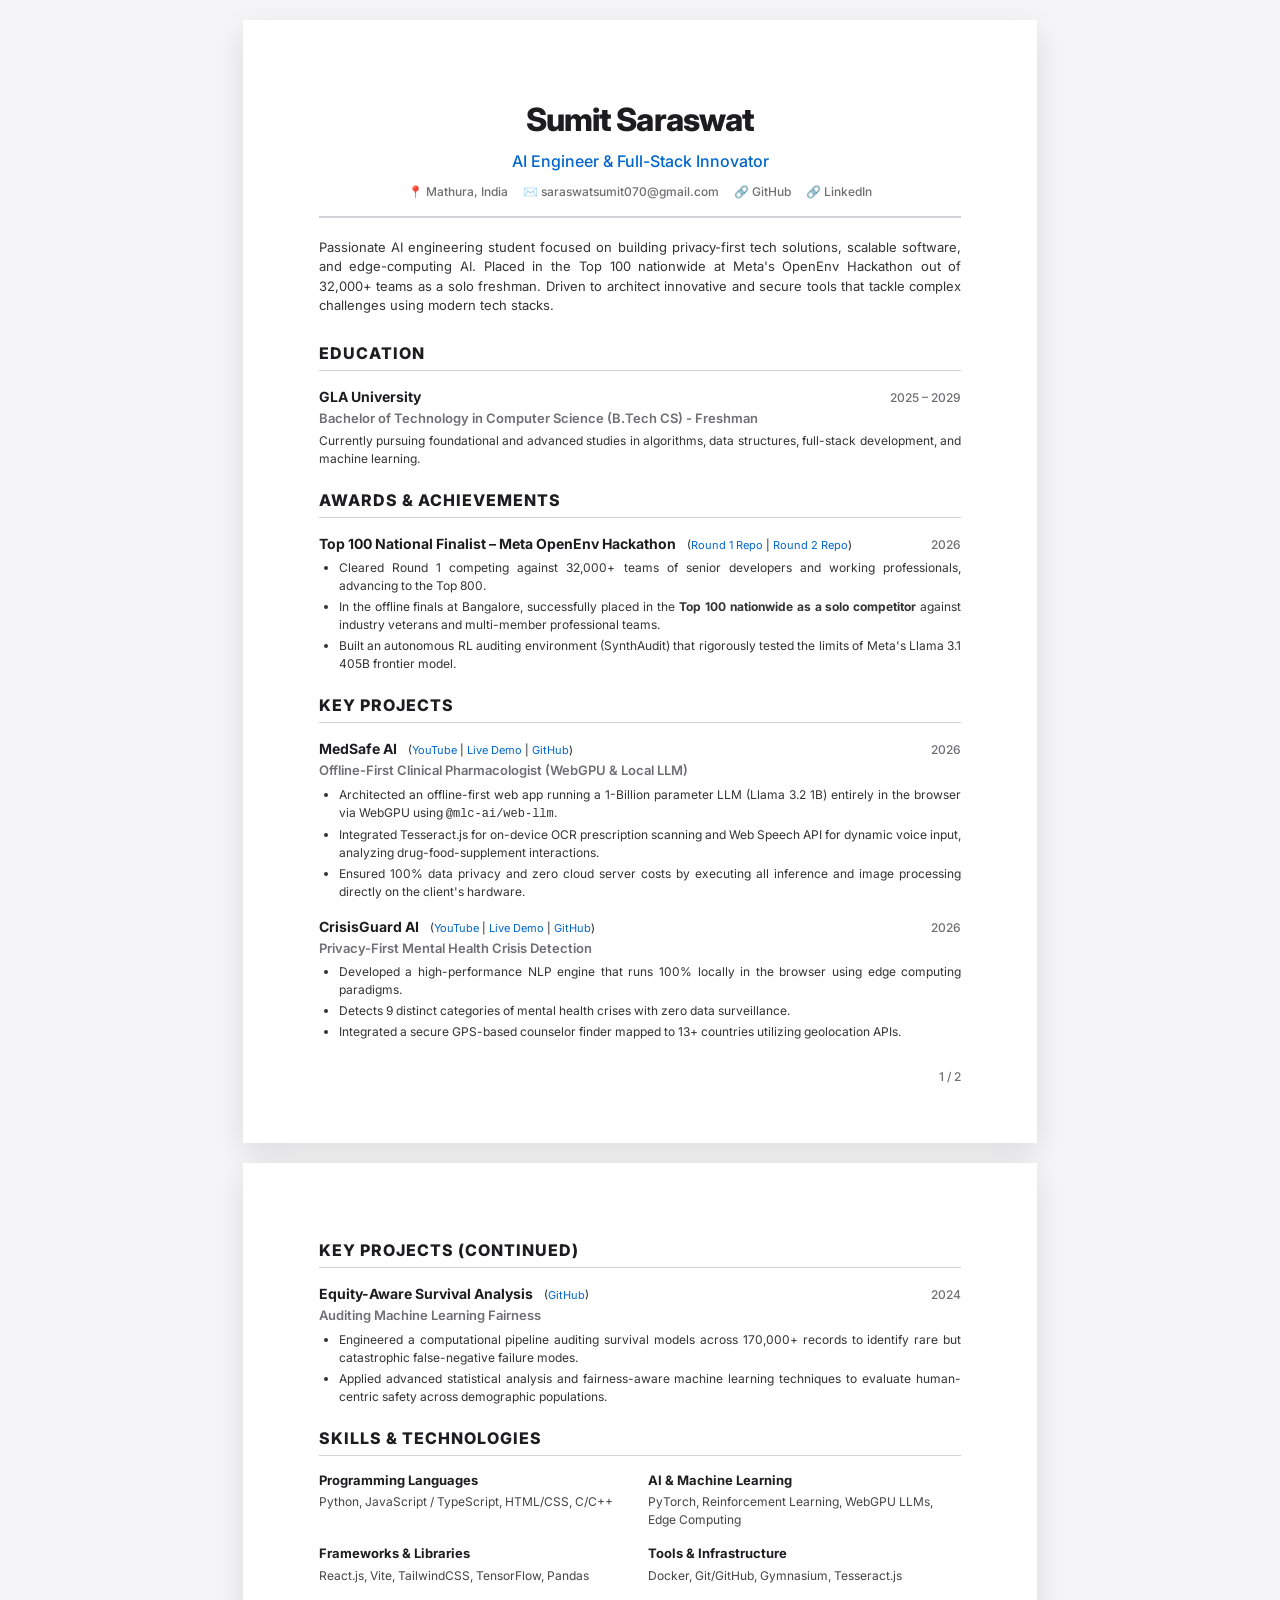
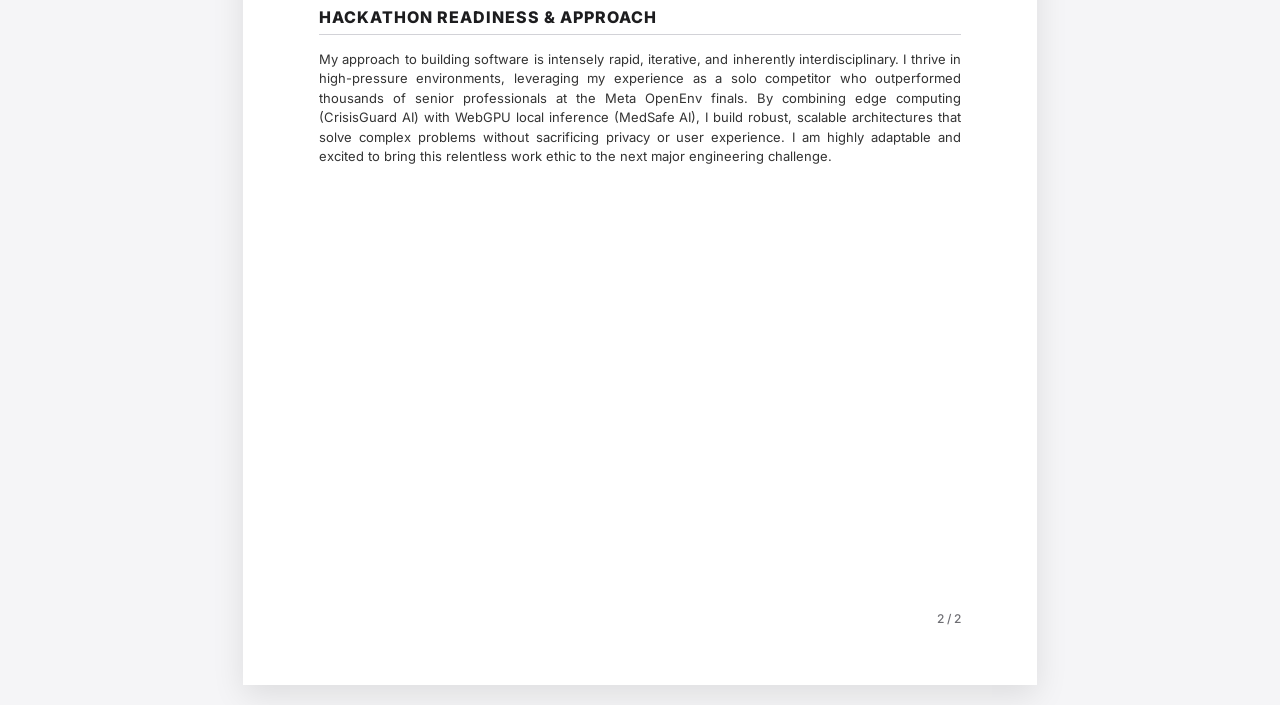
<file: hackathon_resume.html>
<!DOCTYPE html>
<html lang="en">
<head>
  <meta charset="UTF-8">
  <title>Sumit Saraswat - Hackathon Resume</title>
  <style>
    @import url('https://fonts.googleapis.com/css2?family=Inter:wght@300;400;500;600;700;800&display=swap');
    
    :root {
      --bg: #ffffff;
      --text-main: #1d1d1f;
      --text-muted: #6e6e73;
      --accent: #0066cc;
      --border: #d2d2d7;
    }

    * { box-sizing: border-box; margin: 0; padding: 0; }
    body {
      font-family: 'Inter', -apple-system, sans-serif;
      background: #f5f5f7;
      color: var(--text-main);
      line-height: 1.5;
      -webkit-font-smoothing: antialiased;
    }

    /* A4 Page Setup */
    .page {
      width: 210mm;
      height: 297mm;
      background: white;
      margin: 20px auto;
      padding: 20mm 20mm;
      box-shadow: 0 10px 30px rgba(0,0,0,0.1);
      position: relative;
      overflow: hidden;
      page-break-after: always;
    }

    @media print {
      body { background: white; margin: 0; }
      .page { margin: 0; box-shadow: none; padding: 20mm 20mm; page-break-after: always; }
      @page { size: A4; margin: 0; }
    }

    /* Header */
    .header { text-align: center; border-bottom: 2px solid var(--border); padding-bottom: 15px; margin-bottom: 20px; }
    .name { font-size: 32px; font-weight: 800; letter-spacing: -0.03em; margin-bottom: 5px; }
    .role { font-size: 16px; font-weight: 500; color: var(--accent); margin-bottom: 10px; }
    .contact-info { font-size: 12px; color: var(--text-muted); font-weight: 500; display: flex; justify-content: center; gap: 15px; }
    .contact-info a { color: var(--text-muted); text-decoration: none; }
    
    /* Summary */
    .summary { font-size: 13px; text-align: justify; margin-bottom: 25px; color: #333; }

    /* Sections */
    .section { margin-bottom: 20px; }
    .section-title { font-size: 16px; font-weight: 800; color: var(--text-main); border-bottom: 1px solid var(--border); padding-bottom: 5px; margin-bottom: 15px; text-transform: uppercase; letter-spacing: 1px; }
    
    .item { margin-bottom: 15px; }
    .item-header { display: flex; justify-content: space-between; align-items: baseline; margin-bottom: 2px; }
    .item-title { font-size: 14px; font-weight: 700; color: var(--text-main); }
    .item-subtitle { font-size: 13px; font-weight: 600; color: var(--text-muted); }
    .item-date { font-size: 12px; font-weight: 500; color: var(--text-muted); }
    .item-desc { font-size: 12px; color: #333; margin-top: 4px; text-align: justify; }
    .item-desc ul { margin-top: 5px; padding-left: 20px; }
    .item-desc li { margin-bottom: 3px; }

    /* Skills Grid */
    .skills-grid { display: grid; grid-template-columns: 1fr 1fr; gap: 15px; }
    .skill-category { font-size: 13px; font-weight: 700; margin-bottom: 3px; }
    .skill-list { font-size: 12px; color: #444; }

    .page-number { position: absolute; bottom: 15mm; right: 20mm; font-size: 12px; color: var(--text-muted); font-weight: 500; }
  </style>
</head>
<body>

  <!-- PAGE 1 -->
  <div class="page">
    <div class="header">
      <h1 class="name">Sumit Saraswat</h1>
      <p class="role">AI Engineer & Full-Stack Innovator</p>
      <div class="contact-info">
        <span>📍 Mathura, India</span>
        <a href="mailto:saraswatsumit070@gmail.com">✉️ saraswatsumit070@gmail.com</a>
        <a href="https://github.com/sumitsaraswat362">🔗 GitHub</a>
        <a href="https://linkedin.com/in/sumit-saraswat-31819136a">🔗 LinkedIn</a>
      </div>
    </div>

    <p class="summary">
      Passionate AI engineering student focused on building privacy-first tech solutions, scalable software, and edge-computing AI. Placed in the Top 100 nationwide at Meta's OpenEnv Hackathon out of 32,000+ teams as a solo freshman. Driven to architect innovative and secure tools that tackle complex challenges using modern tech stacks.
    </p>

    <div class="section">
      <h2 class="section-title">Education</h2>
      <div class="item">
        <div class="item-header">
          <span class="item-title">GLA University</span>
          <span class="item-date">2025 – 2029</span>
        </div>
        <div class="item-subtitle">Bachelor of Technology in Computer Science (B.Tech CS) - Freshman</div>
        <div class="item-desc">
          Currently pursuing foundational and advanced studies in algorithms, data structures, full-stack development, and machine learning.
        </div>
      </div>
    </div>

    <div class="section">
      <h2 class="section-title">Awards & Achievements</h2>
      <div class="item">
        <div class="item-header">
          <span class="item-title">
            Top 100 National Finalist – Meta OpenEnv Hackathon
            <span style="font-size: 11px; font-weight: normal; margin-left: 8px;">
              (<a href="https://github.com/sumitsaraswat362/clinical-trial-auditor" target="_blank" style="color: var(--accent); text-decoration: none;">Round 1 Repo</a> | 
              <a href="https://github.com/sumitsaraswat362/SynthAudit.Env" target="_blank" style="color: var(--accent); text-decoration: none;">Round 2 Repo</a>)
            </span>
          </span>
          <span class="item-date">2026</span>
        </div>
        <div class="item-desc">
          <ul>
            <li>Cleared Round 1 competing against 32,000+ teams of senior developers and working professionals, advancing to the Top 800.</li>
            <li>In the offline finals at Bangalore, successfully placed in the <strong>Top 100 nationwide as a solo competitor</strong> against industry veterans and multi-member professional teams.</li>
            <li>Built an autonomous RL auditing environment (SynthAudit) that rigorously tested the limits of Meta's Llama 3.1 405B frontier model.</li>
          </ul>
        </div>
      </div>
    </div>

    <div class="section">
      <h2 class="section-title">Key Projects</h2>
      <div class="item">
        <div class="item-header">
          <span class="item-title">
            MedSafe AI 
            <span style="font-size: 11px; font-weight: normal; margin-left: 8px;">
              (<a href="https://youtu.be/6W0s1nQnAfk?si=hVl1xbu6prFYXuF_" target="_blank" style="color: var(--accent); text-decoration: none;">YouTube</a> | 
              <a href="https://sumitsaraswat362.github.io/medsafe-ai/" target="_blank" style="color: var(--accent); text-decoration: none;">Live Demo</a> | 
              <a href="https://github.com/sumitsaraswat362/medsafe-ai" target="_blank" style="color: var(--accent); text-decoration: none;">GitHub</a>)
            </span>
          </span>
          <span class="item-date">2026</span>
        </div>
        <div class="item-subtitle">Offline-First Clinical Pharmacologist (WebGPU & Local LLM)</div>
        <div class="item-desc">
          <ul>
            <li>Architected an offline-first web app running a 1-Billion parameter LLM (Llama 3.2 1B) entirely in the browser via WebGPU using <code>@mlc-ai/web-llm</code>.</li>
            <li>Integrated Tesseract.js for on-device OCR prescription scanning and Web Speech API for dynamic voice input, analyzing drug-food-supplement interactions.</li>
            <li>Ensured 100% data privacy and zero cloud server costs by executing all inference and image processing directly on the client's hardware.</li>
          </ul>
        </div>
      </div>
      
      <div class="item">
        <div class="item-header">
          <span class="item-title">
            CrisisGuard AI
            <span style="font-size: 11px; font-weight: normal; margin-left: 8px;">
              (<a href="https://youtu.be/dM6UjcaDVgI?si=4S7QjWIonox1CcUv" target="_blank" style="color: var(--accent); text-decoration: none;">YouTube</a> | 
              <a href="https://sumitsaraswat362.github.io/crisisguard-ai/" target="_blank" style="color: var(--accent); text-decoration: none;">Live Demo</a> | 
              <a href="https://github.com/sumitsaraswat362/crisisguard-ai" target="_blank" style="color: var(--accent); text-decoration: none;">GitHub</a>)
            </span>
          </span>
          <span class="item-date">2026</span>
        </div>
        <div class="item-subtitle">Privacy-First Mental Health Crisis Detection</div>
        <div class="item-desc">
          <ul>
            <li>Developed a high-performance NLP engine that runs 100% locally in the browser using edge computing paradigms.</li>
            <li>Detects 9 distinct categories of mental health crises with zero data surveillance.</li>
            <li>Integrated a secure GPS-based counselor finder mapped to 13+ countries utilizing geolocation APIs.</li>
          </ul>
        </div>
      </div>
    </div>
    
    <div class="page-number">1 / 2</div>
  </div>

  <!-- PAGE 2 -->
  <div class="page">
    <div class="section">
      <h2 class="section-title">Key Projects (Continued)</h2>
      
      <div class="item">
        <div class="item-header">
          <span class="item-title">
            Equity-Aware Survival Analysis
            <span style="font-size: 11px; font-weight: normal; margin-left: 8px;">
              (<a href="https://github.com/sumitsaraswat362/equity-aware-survival-analysis" target="_blank" style="color: var(--accent); text-decoration: none;">GitHub</a>)
            </span>
          </span>
          <span class="item-date">2024</span>
        </div>
        <div class="item-subtitle">Auditing Machine Learning Fairness</div>
        <div class="item-desc">
          <ul>
            <li>Engineered a computational pipeline auditing survival models across 170,000+ records to identify rare but catastrophic false-negative failure modes.</li>
            <li>Applied advanced statistical analysis and fairness-aware machine learning techniques to evaluate human-centric safety across demographic populations.</li>
          </ul>
        </div>
      </div>
    </div>

    <div class="section">
      <h2 class="section-title">Skills & Technologies</h2>
      <div class="skills-grid">
        <div>
          <div class="skill-category">Programming Languages</div>
          <div class="skill-list">Python, JavaScript / TypeScript, HTML/CSS, C/C++</div>
        </div>
        <div>
          <div class="skill-category">AI & Machine Learning</div>
          <div class="skill-list">PyTorch, Reinforcement Learning, WebGPU LLMs, Edge Computing</div>
        </div>
        <div>
          <div class="skill-category">Frameworks & Libraries</div>
          <div class="skill-list">React.js, Vite, TailwindCSS, TensorFlow, Pandas</div>
        </div>
        <div>
          <div class="skill-category">Tools & Infrastructure</div>
          <div class="skill-list">Docker, Git/GitHub, Gymnasium, Tesseract.js</div>
        </div>
      </div>
    </div>

    <div class="section">
      <h2 class="section-title">Hackathon Readiness & Approach</h2>
      <p class="summary" style="margin-bottom: 0;">
        My approach to building software is intensely rapid, iterative, and inherently interdisciplinary. I thrive in high-pressure environments, leveraging my experience as a solo competitor who outperformed thousands of senior professionals at the Meta OpenEnv finals. By combining edge computing (CrisisGuard AI) with WebGPU local inference (MedSafe AI), I build robust, scalable architectures that solve complex problems without sacrificing privacy or user experience. I am highly adaptable and excited to bring this relentless work ethic to the next major engineering challenge.
      </p>
    </div>
    
    <div class="page-number">2 / 2</div>
  </div>

</body>
</html>
</file>
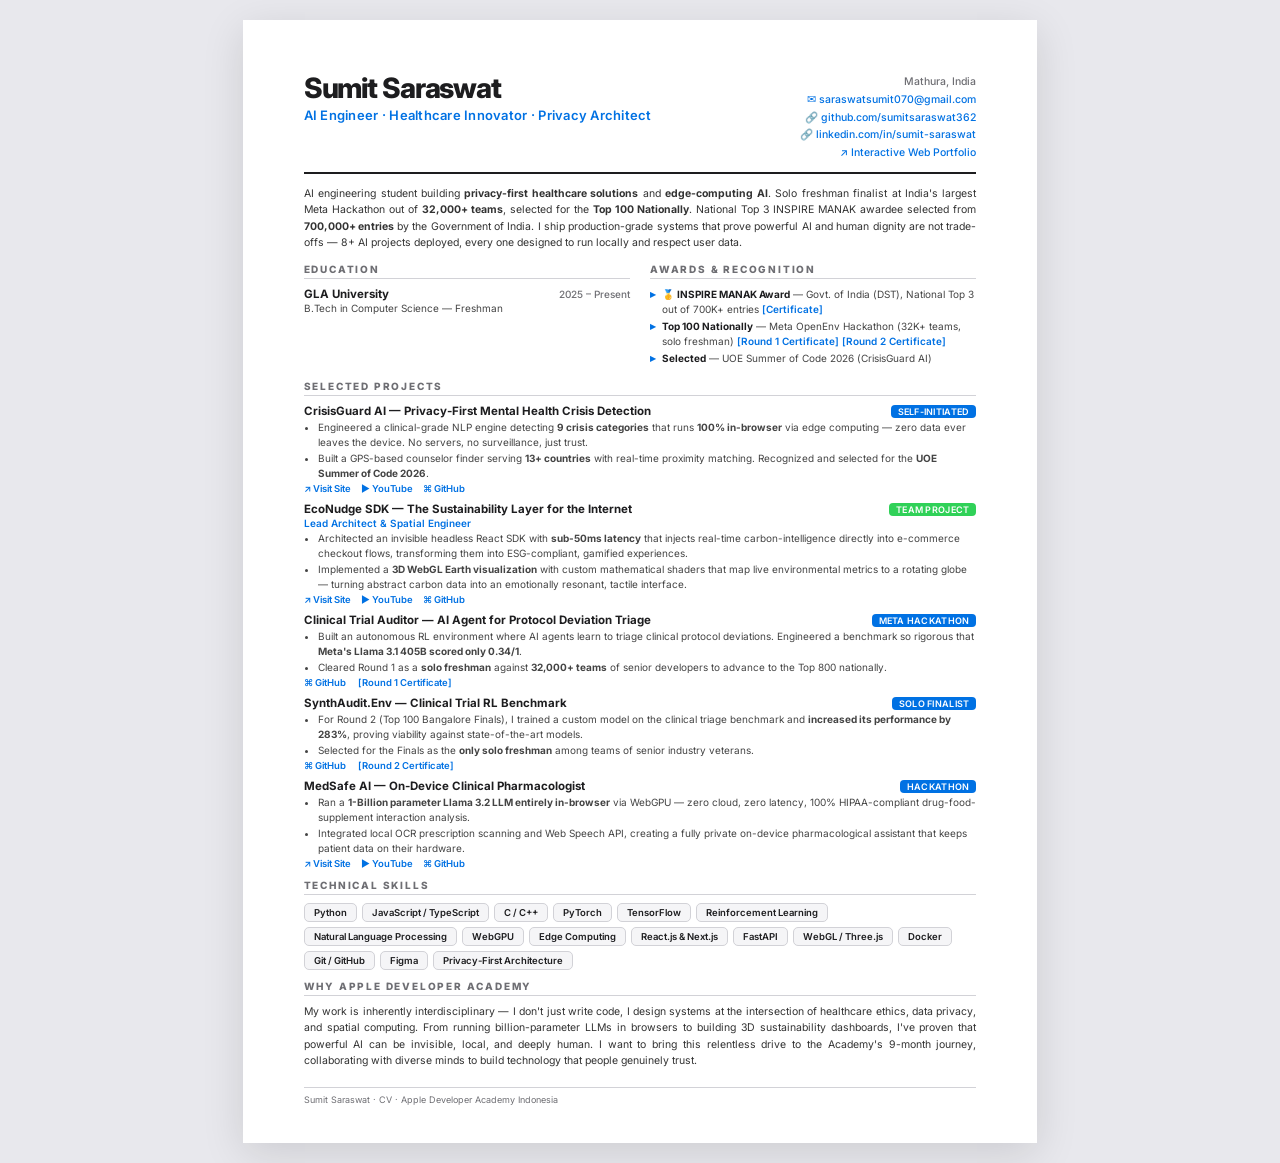
<file: Sumit_Saraswat_CV_Academy.html>
<!DOCTYPE html>
<html lang="en">
<head>
  <meta charset="UTF-8">
  <title>Sumit_Saraswat_CV_Academy</title>
  <style>
    @import url('https://fonts.googleapis.com/css2?family=Inter:wght@300;400;500;600;700;800&display=swap');

    :root {
      --text: #1d1d1f;
      --muted: #6e6e73;
      --accent: #0071e3;
      --border: #d2d2d7;
      --light-bg: #f5f5f7;
    }

    * { box-sizing: border-box; margin: 0; padding: 0; }
    body {
      font-family: 'Inter', -apple-system, sans-serif;
      background: #e8e8ed;
      color: var(--text);
      -webkit-font-smoothing: antialiased;
      -webkit-print-color-adjust: exact;
      print-color-adjust: exact;
    }

    .page {
      width: 210mm;
      height: 297mm;
      background: white;
      margin: 20px auto;
      padding: 14mm 16mm 12mm 16mm;
      box-shadow: 0 10px 40px rgba(0,0,0,0.12);
      position: relative;
      overflow: hidden;
    }

    @media print {
      body { background: white; margin: 0; }
      .page { margin: 0; box-shadow: none; }
      @page { size: A4; margin: 0; }
    }

    /* ===== HEADER ===== */
    .header {
      display: flex;
      justify-content: space-between;
      align-items: flex-start;
      padding-bottom: 10px;
      border-bottom: 2px solid var(--text);
      margin-bottom: 12px;
    }
    .header-left {}
    .name {
      font-size: 28px;
      font-weight: 800;
      letter-spacing: -0.04em;
      line-height: 1.1;
    }
    .role {
      font-size: 13px;
      font-weight: 600;
      color: var(--accent);
      margin-top: 3px;
      letter-spacing: 0.02em;
    }
    .header-right {
      text-align: right;
      font-size: 10.5px;
      color: var(--muted);
      line-height: 1.7;
      font-weight: 500;
    }
    .header-right a {
      color: var(--muted);
      text-decoration: none;
    }
    .header-right a:hover { color: var(--accent); }

    /* ===== SUMMARY ===== */
    .summary {
      font-size: 10.5px;
      line-height: 1.55;
      color: #333;
      margin-bottom: 12px;
      text-align: justify;
    }
    .summary strong { font-weight: 700; }

    /* ===== SECTION ===== */
    .section { margin-bottom: 10px; }
    .section-title {
      font-size: 10px;
      font-weight: 800;
      text-transform: uppercase;
      letter-spacing: 1.8px;
      color: var(--muted);
      border-bottom: 1px solid var(--border);
      padding-bottom: 3px;
      margin-bottom: 8px;
    }

    /* ===== TWO-COL LAYOUT ===== */
    .two-col {
      display: grid;
      grid-template-columns: 1fr 1fr;
      gap: 8px 20px;
    }

    /* ===== ITEMS ===== */
    .item { margin-bottom: 8px; }
    .item:last-child { margin-bottom: 0; }
    .item-row {
      display: flex;
      justify-content: space-between;
      align-items: baseline;
    }
    .item-title {
      font-size: 11.5px;
      font-weight: 700;
      color: var(--text);
    }
    .item-badge {
      font-size: 9px;
      font-weight: 600;
      color: white;
      background: var(--accent);
      padding: 1px 7px;
      border-radius: 4px;
      letter-spacing: 0.03em;
      flex-shrink: 0;
    }
    .item-badge.team {
      background: #30d158;
    }
    .item-sub {
      font-size: 10px;
      font-weight: 600;
      color: var(--accent);
      margin-top: 1px;
    }
    .item-desc {
      font-size: 10px;
      color: #444;
      line-height: 1.5;
      margin-top: 2px;
    }
    .item-desc ul {
      padding-left: 14px;
      margin: 0;
    }
    .item-desc li {
      margin-bottom: 1px;
    }

    /* ===== EDUCATION ===== */
    .edu-row {
      display: flex;
      justify-content: space-between;
      align-items: baseline;
    }
    .edu-title {
      font-size: 11.5px;
      font-weight: 700;
    }
    .edu-date {
      font-size: 10px;
      font-weight: 500;
      color: var(--muted);
    }
    .edu-sub {
      font-size: 10px;
      color: #444;
      margin-top: 1px;
    }

    /* ===== SKILLS ===== */
    .skills-row {
      display: flex;
      flex-wrap: wrap;
      gap: 5px;
    }
    .skill-pill {
      font-size: 9.5px;
      font-weight: 600;
      background: var(--light-bg);
      color: var(--text);
      padding: 3px 9px;
      border-radius: 5px;
      border: 1px solid var(--border);
    }

    /* ===== AWARDS ===== */
    .award-item {
      display: flex;
      gap: 6px;
      align-items: baseline;
      margin-bottom: 3px;
      font-size: 10px;
      color: #444;
      line-height: 1.45;
    }
    .award-bullet {
      font-size: 11px;
      color: var(--accent);
      flex-shrink: 0;
      font-weight: 700;
    }
    .award-item strong {
      font-weight: 700;
      color: var(--text);
    }

    /* ===== FOOTER ===== */
    .footer {
      position: absolute;
      bottom: 10mm;
      left: 16mm;
      right: 16mm;
      display: flex;
      justify-content: space-between;
      align-items: center;
      font-size: 9px;
      color: var(--muted);
      border-top: 1px solid var(--border);
      padding-top: 6px;
    }
    .footer a {
      color: var(--accent);
      text-decoration: none;
      font-weight: 600;
    }

    /* ===== PROJECT LINKS ===== */
    .project-links {
      margin-top: 2px;
      font-size: 9.5px;
      font-weight: 600;
    }
    .project-links a {
      color: var(--accent);
      text-decoration: none;
      margin-right: 10px;
    }
    .project-links a:hover {
      text-decoration: underline;
    }
    .header-right a {
      color: var(--accent);
      text-decoration: none;
    }
  </style>
</head>
<body>

  <div class="page">

    <!-- HEADER -->
    <div class="header">
      <div class="header-left">
        <h1 class="name">Sumit Saraswat</h1>
        <p class="role">AI Engineer · Healthcare Innovator · Privacy Architect</p>
      </div>
      <div class="header-right">
        Mathura, India<br>
        <a href="mailto:saraswatsumit070@gmail.com">✉ saraswatsumit070@gmail.com</a><br>
        <a href="https://github.com/sumitsaraswat362">🔗 github.com/sumitsaraswat362</a><br>
        <a href="https://www.linkedin.com/in/sumit-saraswat-31819136a/">🔗 linkedin.com/in/sumit-saraswat</a><br>
        <a href="https://sumitsaraswat362.github.io/Portfolio/">↗ Interactive Web Portfolio</a>
      </div>
    </div>

    <!-- SUMMARY -->
    <p class="summary">
      AI engineering student building <strong>privacy-first healthcare solutions</strong> and <strong>edge-computing AI</strong>. Solo freshman finalist at India's largest Meta Hackathon out of <strong>32,000+ teams</strong>, selected for the <strong>Top 100 Nationally</strong>. National Top 3 INSPIRE MANAK awardee selected from <strong>700,000+ entries</strong> by the Government of India. I ship production-grade systems that prove powerful AI and human dignity are not trade-offs — 8+ AI projects deployed, every one designed to run locally and respect user data.
    </p>

    <!-- EDUCATION + AWARDS SIDE BY SIDE -->
    <div class="two-col">

      <!-- LEFT: EDUCATION -->
      <div class="section">
        <h2 class="section-title">Education</h2>
        <div class="edu-row">
          <span class="edu-title">GLA University</span>
          <span class="edu-date">2025 – Present</span>
        </div>
        <div class="edu-sub">B.Tech in Computer Science — Freshman</div>
      </div>

      <!-- RIGHT: AWARDS -->
      <div class="section">
        <h2 class="section-title">Awards & Recognition</h2>
        <div class="award-item">
          <span class="award-bullet">▸</span>
          <span>🥇 <strong>INSPIRE MANAK Award</strong> — Govt. of India (DST), National Top 3 out of 700K+ entries <a href="https://drive.google.com/file/d/1yLlLlbiAApRHouVu8ESs6CnGI1-TGu-j/view?usp=sharing" style="color: var(--accent); text-decoration: none; font-weight: 600;">[Certificate]</a></span>
        </div>
        <div class="award-item">
          <span class="award-bullet">▸</span>
          <span><strong>Top 100 Nationally</strong> — Meta OpenEnv Hackathon (32K+ teams, solo freshman) <a href="https://drive.google.com/file/d/1p6hsBi0v9EWxFhbuRywn0NHFlVuHcwLe/view?usp=sharing" style="color: var(--accent); text-decoration: none; font-weight: 600;">[Round 1 Certificate]</a> <a href="https://drive.google.com/file/d/1Xh1TJI66z11OKxwj2l7xOEci9D-SREj6/view?usp=share_link" style="color: var(--accent); text-decoration: none; font-weight: 600;">[Round 2 Certificate]</a></span>
        </div>
        <div class="award-item">
          <span class="award-bullet">▸</span>
          <span><strong>Selected</strong> — UOE Summer of Code 2026 (CrisisGuard AI)</span>
        </div>
      </div>

    </div>

    <!-- KEY PROJECTS -->
    <div class="section">
      <h2 class="section-title">Selected Projects</h2>

      <!-- CrisisGuard -->
      <div class="item">
        <div class="item-row">
          <span class="item-title">CrisisGuard AI — Privacy-First Mental Health Crisis Detection</span>
          <span class="item-badge">SELF-INITIATED</span>
        </div>
        <div class="item-desc">
          <ul>
            <li>Engineered a clinical-grade NLP engine detecting <strong>9 crisis categories</strong> that runs <strong>100% in-browser</strong> via edge computing — zero data ever leaves the device. No servers, no surveillance, just trust.</li>
            <li>Built a GPS-based counselor finder serving <strong>13+ countries</strong> with real-time proximity matching. Recognized and selected for the <strong>UOE Summer of Code 2026</strong>.</li>
          </ul>
        </div>
        <div class="project-links"><a href="https://sumitsaraswat362.github.io/crisisguard-ai/">↗ Visit Site</a><a href="https://youtu.be/dM6UjcaDVgI?si=qSpmMghheZpk2lf8">▶ YouTube</a><a href="https://github.com/sumitsaraswat362/crisisguard-ai">⌘ GitHub</a></div>
      </div>

      <!-- EcoNudge SDK -->
      <div class="item">
        <div class="item-row">
          <span class="item-title">EcoNudge SDK — The Sustainability Layer for the Internet</span>
          <span class="item-badge team">TEAM PROJECT</span>
        </div>
        <div class="item-sub">Lead Architect & Spatial Engineer</div>
        <div class="item-desc">
          <ul>
            <li>Architected an invisible headless React SDK with <strong>sub-50ms latency</strong> that injects real-time carbon-intelligence directly into e-commerce checkout flows, transforming them into ESG-compliant, gamified experiences.</li>
            <li>Implemented a <strong>3D WebGL Earth visualization</strong> with custom mathematical shaders that map live environmental metrics to a rotating globe — turning abstract carbon data into an emotionally resonant, tactile interface.</li>
          </ul>
        </div>
        <div class="project-links"><a href="https://econudge-sdk.vercel.app">↗ Visit Site</a><a href="https://youtu.be/5LO6Cpq6ecQ?si=qpTTGpVrZw1w5HwK">▶ YouTube</a><a href="https://github.com/sumitsaraswat362/econudge-sdk">⌘ GitHub</a></div>
      </div>

      <!-- Clinical Trial Auditor -->
      <div class="item">
        <div class="item-row">
          <span class="item-title">Clinical Trial Auditor — AI Agent for Protocol Deviation Triage</span>
          <span class="item-badge">META HACKATHON</span>
        </div>
        <div class="item-desc">
          <ul>
            <li>Built an autonomous RL environment where AI agents learn to triage clinical protocol deviations. Engineered a benchmark so rigorous that <strong>Meta's Llama 3.1 405B scored only 0.34/1</strong>.</li>
            <li>Cleared Round 1 as a <strong>solo freshman</strong> against <strong>32,000+ teams</strong> of senior developers to advance to the Top 800 nationally.</li>
          </ul>
        </div>
        <div class="project-links"><a href="https://github.com/sumitsaraswat362/clinical-trial-auditor">⌘ GitHub</a> <a href="https://drive.google.com/file/d/1p6hsBi0v9EWxFhbuRywn0NHFlVuHcwLe/view?usp=sharing">[Round 1 Certificate]</a></div>
      </div>

      <!-- SynthAudit -->
      <div class="item">
        <div class="item-row">
          <span class="item-title">SynthAudit.Env — Clinical Trial RL Benchmark</span>
          <span class="item-badge">SOLO FINALIST</span>
        </div>
        <div class="item-desc">
          <ul>
            <li>For Round 2 (Top 100 Bangalore Finals), I trained a custom model on the clinical triage benchmark and <strong>increased its performance by 283%</strong>, proving viability against state-of-the-art models.</li>
            <li>Selected for the Finals as the <strong>only solo freshman</strong> among teams of senior industry veterans.</li>
          </ul>
        </div>
        <div class="project-links"><a href="https://github.com/sumitsaraswat362/SynthAudit.Env">⌘ GitHub</a> <a href="https://drive.google.com/file/d/1Xh1TJI66z11OKxwj2l7xOEci9D-SREj6/view?usp=share_link">[Round 2 Certificate]</a></div>
      </div>

      <!-- MedSafe AI -->
      <div class="item">
        <div class="item-row">
          <span class="item-title">MedSafe AI — On-Device Clinical Pharmacologist</span>
          <span class="item-badge">HACKATHON</span>
        </div>
        <div class="item-desc">
          <ul>
            <li>Ran a <strong>1-Billion parameter Llama 3.2 LLM entirely in-browser</strong> via WebGPU — zero cloud, zero latency, 100% HIPAA-compliant drug-food-supplement interaction analysis.</li>
            <li>Integrated local OCR prescription scanning and Web Speech API, creating a fully private on-device pharmacological assistant that keeps patient data on their hardware.</li>
          </ul>
        </div>
        <div class="project-links"><a href="https://sumitsaraswat362.github.io/medsafe-ai/">↗ Visit Site</a><a href="https://youtu.be/6W0s1nQnAfk?si=hVl1xbu6prFYXuF_">▶ YouTube</a><a href="https://github.com/sumitsaraswat362/medsafe-ai">⌘ GitHub</a></div>
      </div>


    </div>

    <!-- SKILLS -->
    <div class="section">
      <h2 class="section-title">Technical Skills</h2>
      <div class="skills-row">
        <span class="skill-pill">Python</span>
        <span class="skill-pill">JavaScript / TypeScript</span>
        <span class="skill-pill">C / C++</span>
        <span class="skill-pill">PyTorch</span>
        <span class="skill-pill">TensorFlow</span>
        <span class="skill-pill">Reinforcement Learning</span>
        <span class="skill-pill">Natural Language Processing</span>
        <span class="skill-pill">WebGPU</span>
        <span class="skill-pill">Edge Computing</span>
        <span class="skill-pill">React.js & Next.js</span>
        <span class="skill-pill">FastAPI</span>
        <span class="skill-pill">WebGL / Three.js</span>
        <span class="skill-pill">Docker</span>
        <span class="skill-pill">Git / GitHub</span>
        <span class="skill-pill">Figma</span>
        <span class="skill-pill">Privacy-First Architecture</span>
      </div>
    </div>

    <!-- MOTIVATION -->
    <div class="section">
      <h2 class="section-title">Why Apple Developer Academy</h2>
      <p class="summary" style="margin-bottom: 0;">
        My work is inherently interdisciplinary — I don't just write code, I design systems at the intersection of healthcare ethics, data privacy, and spatial computing. From running billion-parameter LLMs in browsers to building 3D sustainability dashboards, I've proven that powerful AI can be invisible, local, and deeply human. I want to bring this relentless drive to the Academy's 9-month journey, collaborating with diverse minds to build technology that people genuinely trust.
      </p>
    </div>

    <!-- FOOTER -->
    <div class="footer">
      <span>Sumit Saraswat · CV · Apple Developer Academy Indonesia</span>
    </div>

  </div>

</body>
</html>
</file>
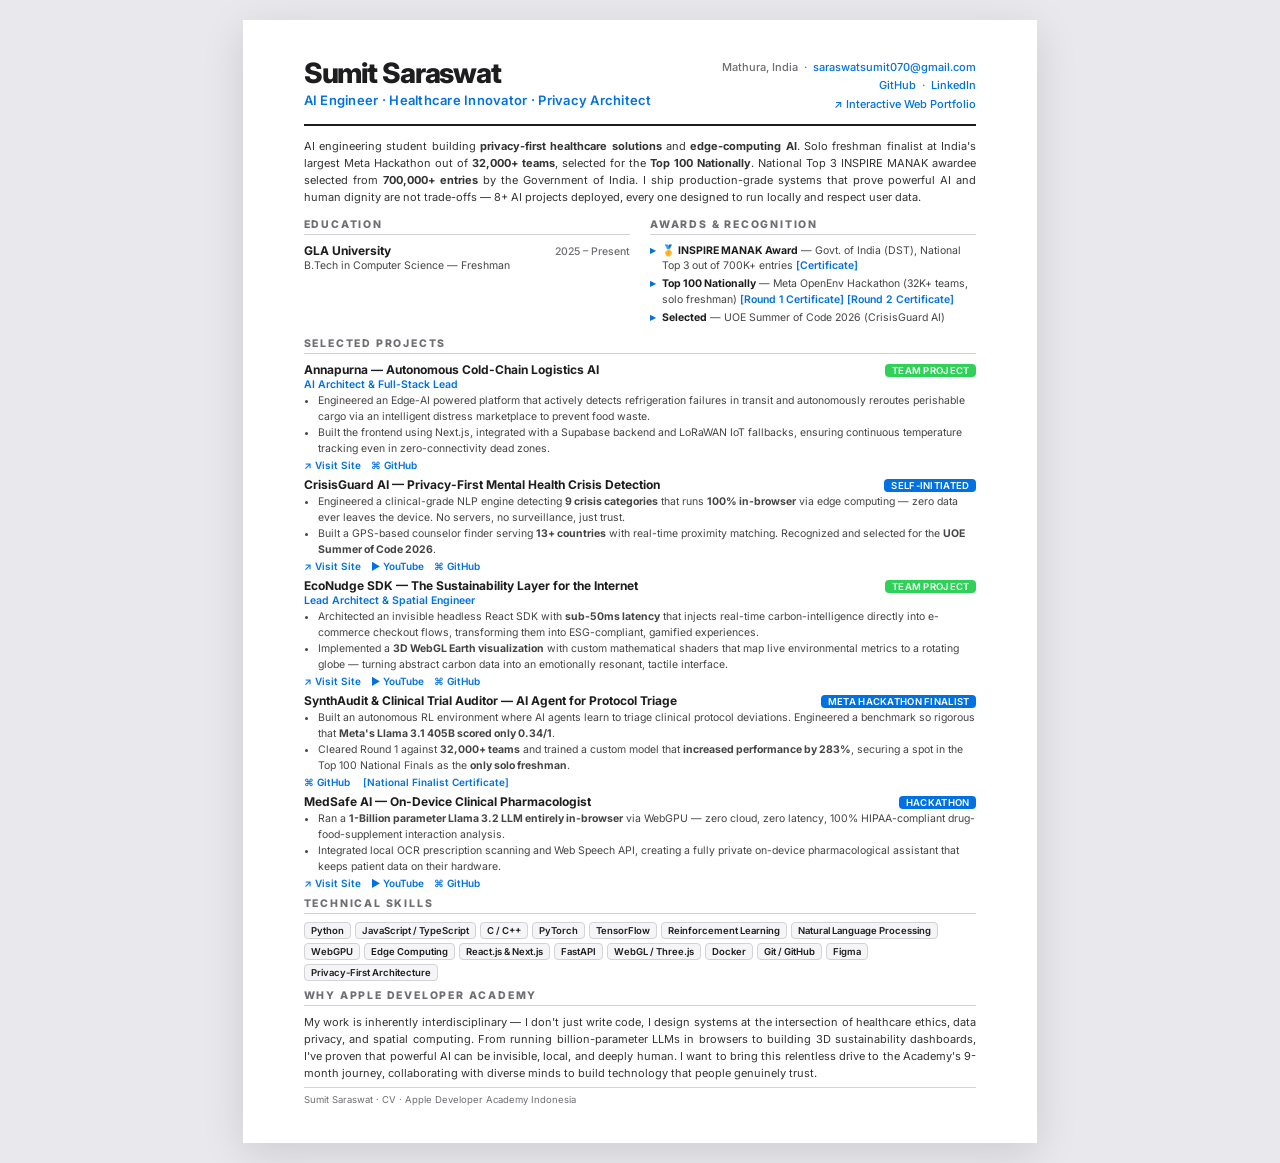
<file: SumitSaraswat_CV_Academy.html>
<!DOCTYPE html>
<html lang="en">
<head>
  <meta charset="UTF-8">
  <title>Sumit_Saraswat_CV_Academy</title>
  <style>
    @import url('https://fonts.googleapis.com/css2?family=Inter:wght@300;400;500;600;700;800&display=swap');

    :root {
      --text: #1d1d1f;
      --muted: #6e6e73;
      --accent: #0071e3;
      --border: #d2d2d7;
      --light-bg: #f5f5f7;
    }

    * { box-sizing: border-box; margin: 0; padding: 0; }
    body {
      font-family: 'Inter', -apple-system, sans-serif;
      background: #e8e8ed;
      color: var(--text);
      -webkit-font-smoothing: antialiased;
      -webkit-print-color-adjust: exact;
      print-color-adjust: exact;
    }

    .page {
      width: 210mm;
      height: 297mm;
      background: white;
      margin: 20px auto;
      padding: 10mm 16mm 10mm 16mm;
      box-shadow: 0 10px 40px rgba(0,0,0,0.12);
      position: relative;
      overflow: hidden;
    }

    @media print {
      body { background: white; margin: 0; }
      .page { margin: 0; box-shadow: none; }
      @page { size: A4; margin: 0; }
    }

    /* ===== HEADER ===== */
    .header {
      display: flex;
      justify-content: space-between;
      align-items: flex-start;
      padding-bottom: 10px;
      border-bottom: 2px solid var(--text);
      margin-bottom: 12px;
    }
    .header-left {}
    .name {
      font-size: 28px;
      font-weight: 800;
      letter-spacing: -0.04em;
      line-height: 1.1;
    }
    .role {
      font-size: 13px;
      font-weight: 600;
      color: var(--accent);
      margin-top: 3px;
      letter-spacing: 0.02em;
    }
    .header-right {
      text-align: right;
      font-size: 11px;
      color: var(--muted);
      line-height: 1.7;
      font-weight: 500;
    }
    .header-right a {
      color: var(--muted);
      text-decoration: none;
    }
    .header-right a:hover { color: var(--accent); }

    /* ===== SUMMARY ===== */
    .summary {
      font-size: 11px;
      line-height: 1.55;
      color: #333;
      margin-bottom: 12px;
      text-align: justify;
    }
    .summary strong { font-weight: 700; }

    /* ===== SECTION ===== */
    .section { margin-bottom: 8px; }
    .section-title {
      font-size: 10.5px;
      font-weight: 800;
      text-transform: uppercase;
      letter-spacing: 1.8px;
      color: var(--muted);
      border-bottom: 1px solid var(--border);
      padding-bottom: 3px;
      margin-bottom: 8px;
    }

    /* ===== TWO-COL LAYOUT ===== */
    .two-col {
      display: grid;
      grid-template-columns: 1fr 1fr;
      gap: 8px 20px;
    }

    /* ===== ITEMS ===== */
    .item { margin-bottom: 6px; }
    .item:last-child { margin-bottom: 0; }
    .item-row {
      display: flex;
      justify-content: space-between;
      align-items: baseline;
    }
    .item-title {
      font-size: 12px;
      font-weight: 700;
      color: var(--text);
    }
    .item-badge {
      font-size: 9.5px;
      font-weight: 600;
      color: white;
      background: var(--accent);
      padding: 1px 7px;
      border-radius: 4px;
      letter-spacing: 0.03em;
      flex-shrink: 0;
    }
    .item-badge.team {
      background: #30d158;
    }
    .item-sub {
      font-size: 10.5px;
      font-weight: 600;
      color: var(--accent);
      margin-top: 1px;
    }
    .item-desc {
      font-size: 10.5px;
      color: #444;
      line-height: 1.5;
      margin-top: 2px;
    }
    .item-desc ul {
      padding-left: 14px;
      margin: 0;
    }
    .item-desc li {
      margin-bottom: 1px;
    }

    /* ===== EDUCATION ===== */
    .edu-row {
      display: flex;
      justify-content: space-between;
      align-items: baseline;
    }
    .edu-title {
      font-size: 12px;
      font-weight: 700;
    }
    .edu-date {
      font-size: 10.5px;
      font-weight: 500;
      color: var(--muted);
    }
    .edu-sub {
      font-size: 10.5px;
      color: #444;
      margin-top: 1px;
    }

    /* ===== SKILLS ===== */
    .skills-row {
      display: flex;
      flex-wrap: wrap;
      gap: 4px;
    }
    .skill-pill {
      font-size: 9.5px;
      font-weight: 600;
      background: var(--light-bg);
      color: var(--text);
      padding: 2px 6px;
      border-radius: 4px;
      border: 1px solid var(--border);
    }

    /* ===== AWARDS ===== */
    .award-item {
      display: flex;
      gap: 6px;
      align-items: baseline;
      margin-bottom: 3px;
      font-size: 10.5px;
      color: #444;
      line-height: 1.45;
    }
    .award-bullet {
      font-size: 11px;
      color: var(--accent);
      flex-shrink: 0;
      font-weight: 700;
    }
    .award-item strong {
      font-weight: 700;
      color: var(--text);
    }

    /* ===== FOOTER ===== */
    .footer {
      position: absolute;
      bottom: 10mm;
      left: 16mm;
      right: 16mm;
      display: flex;
      justify-content: space-between;
      align-items: center;
      font-size: 9.5px;
      color: var(--muted);
      border-top: 1px solid var(--border);
      padding-top: 6px;
    }
    .footer a {
      color: var(--accent);
      text-decoration: none;
      font-weight: 600;
    }

    /* ===== PROJECT LINKS ===== */
    .project-links {
      margin-top: 2px;
      font-size: 10px;
      font-weight: 600;
    }
    .project-links a {
      color: var(--accent);
      text-decoration: none;
      margin-right: 10px;
    }
    .project-links a:hover {
      text-decoration: underline;
    }
    .header-right a {
      color: var(--accent);
      text-decoration: none;
    }
  </style>
</head>
<body>

  <div class="page">

    <!-- HEADER -->
    <div class="header">
      <div class="header-left">
        <h1 class="name">Sumit Saraswat</h1>
        <p class="role">AI Engineer · Healthcare Innovator · Privacy Architect</p>
      </div>
      <div class="header-right">
        Mathura, India &nbsp;·&nbsp; <a href="mailto:saraswatsumit070@gmail.com">saraswatsumit070@gmail.com</a><br>
        <a href="https://github.com/sumitsaraswat362">GitHub</a> &nbsp;·&nbsp; <a href="https://www.linkedin.com/in/sumit-saraswat-31819136a/">LinkedIn</a><br>
        <a href="https://sumitsaraswat362.github.io/Portfolio/">↗ Interactive Web Portfolio</a>
      </div>
    </div>

    <!-- SUMMARY -->
    <p class="summary">
      AI engineering student building <strong>privacy-first healthcare solutions</strong> and <strong>edge-computing AI</strong>. Solo freshman finalist at India's largest Meta Hackathon out of <strong>32,000+ teams</strong>, selected for the <strong>Top 100 Nationally</strong>. National Top 3 INSPIRE MANAK awardee selected from <strong>700,000+ entries</strong> by the Government of India. I ship production-grade systems that prove powerful AI and human dignity are not trade-offs — 8+ AI projects deployed, every one designed to run locally and respect user data.
    </p>

    <!-- EDUCATION + AWARDS SIDE BY SIDE -->
    <div class="two-col">

      <!-- LEFT: EDUCATION -->
      <div class="section">
        <h2 class="section-title">Education</h2>
        <div class="edu-row">
          <span class="edu-title">GLA University</span>
          <span class="edu-date">2025 – Present</span>
        </div>
        <div class="edu-sub">B.Tech in Computer Science — Freshman</div>
      </div>

      <!-- RIGHT: AWARDS -->
      <div class="section">
        <h2 class="section-title">Awards & Recognition</h2>
        <div class="award-item">
          <span class="award-bullet">▸</span>
          <span>🥇 <strong>INSPIRE MANAK Award</strong> — Govt. of India (DST), National Top 3 out of 700K+ entries <a href="https://drive.google.com/file/d/1yLlLlbiAApRHouVu8ESs6CnGI1-TGu-j/view?usp=sharing" style="color: var(--accent); text-decoration: none; font-weight: 600;">[Certificate]</a></span>
        </div>
        <div class="award-item">
          <span class="award-bullet">▸</span>
          <span><strong>Top 100 Nationally</strong> — Meta OpenEnv Hackathon (32K+ teams, solo freshman) <a href="https://drive.google.com/file/d/1p6hsBi0v9EWxFhbuRywn0NHFlVuHcwLe/view?usp=sharing" style="color: var(--accent); text-decoration: none; font-weight: 600;">[Round 1 Certificate]</a> <a href="https://drive.google.com/file/d/1Xh1TJI66z11OKxwj2l7xOEci9D-SREj6/view?usp=share_link" style="color: var(--accent); text-decoration: none; font-weight: 600;">[Round 2 Certificate]</a></span>
        </div>
        <div class="award-item">
          <span class="award-bullet">▸</span>
          <span><strong>Selected</strong> — UOE Summer of Code 2026 (CrisisGuard AI)</span>
        </div>
      </div>

    </div>

    <!-- KEY PROJECTS -->
    <div class="section">
      <h2 class="section-title">Selected Projects</h2>

      <!-- Annapurna -->
      <div class="item">
        <div class="item-row">
          <span class="item-title">Annapurna — Autonomous Cold-Chain Logistics AI</span>
          <span class="item-badge team">TEAM PROJECT</span>
        </div>
        <div class="item-sub">AI Architect & Full-Stack Lead</div>
        <div class="item-desc">
          <ul>
            <li>Engineered an Edge-AI powered platform that actively detects refrigeration failures in transit and autonomously reroutes perishable cargo via an intelligent distress marketplace to prevent food waste.</li>
            <li>Built the frontend using Next.js, integrated with a Supabase backend and LoRaWAN IoT fallbacks, ensuring continuous temperature tracking even in zero-connectivity dead zones.</li>
          </ul>
        </div>
        <div class="project-links"><a href="https://annapurna-alpha.vercel.app">↗ Visit Site</a><a href="https://github.com/sumitsaraswat362/Annapurna">⌘ GitHub</a></div>
      </div>


      <!-- CrisisGuard -->
      <div class="item">
        <div class="item-row">
          <span class="item-title">CrisisGuard AI — Privacy-First Mental Health Crisis Detection</span>
          <span class="item-badge">SELF-INITIATED</span>
        </div>
        <div class="item-desc">
          <ul>
            <li>Engineered a clinical-grade NLP engine detecting <strong>9 crisis categories</strong> that runs <strong>100% in-browser</strong> via edge computing — zero data ever leaves the device. No servers, no surveillance, just trust.</li>
            <li>Built a GPS-based counselor finder serving <strong>13+ countries</strong> with real-time proximity matching. Recognized and selected for the <strong>UOE Summer of Code 2026</strong>.</li>
          </ul>
        </div>
        <div class="project-links"><a href="https://sumitsaraswat362.github.io/crisisguard-ai/">↗ Visit Site</a><a href="https://youtu.be/dM6UjcaDVgI?si=qSpmMghheZpk2lf8">▶ YouTube</a><a href="https://github.com/sumitsaraswat362/crisisguard-ai">⌘ GitHub</a></div>
      </div>

      <!-- EcoNudge SDK -->
      <div class="item">
        <div class="item-row">
          <span class="item-title">EcoNudge SDK — The Sustainability Layer for the Internet</span>
          <span class="item-badge team">TEAM PROJECT</span>
        </div>
        <div class="item-sub">Lead Architect & Spatial Engineer</div>
        <div class="item-desc">
          <ul>
            <li>Architected an invisible headless React SDK with <strong>sub-50ms latency</strong> that injects real-time carbon-intelligence directly into e-commerce checkout flows, transforming them into ESG-compliant, gamified experiences.</li>
            <li>Implemented a <strong>3D WebGL Earth visualization</strong> with custom mathematical shaders that map live environmental metrics to a rotating globe — turning abstract carbon data into an emotionally resonant, tactile interface.</li>
          </ul>
        </div>
        <div class="project-links"><a href="https://econudge-sdk.vercel.app">↗ Visit Site</a><a href="https://youtu.be/5LO6Cpq6ecQ?si=qpTTGpVrZw1w5HwK">▶ YouTube</a><a href="https://github.com/sumitsaraswat362/econudge-sdk">⌘ GitHub</a></div>
      </div>

      
      <!-- SynthAudit & Clinical Trial Auditor -->
      <div class="item">
        <div class="item-row">
          <span class="item-title">SynthAudit & Clinical Trial Auditor — AI Agent for Protocol Triage</span>
          <span class="item-badge">META HACKATHON FINALIST</span>
        </div>
        <div class="item-desc">
          <ul>
            <li>Built an autonomous RL environment where AI agents learn to triage clinical protocol deviations. Engineered a benchmark so rigorous that <strong>Meta's Llama 3.1 405B scored only 0.34/1</strong>.</li>
            <li>Cleared Round 1 against <strong>32,000+ teams</strong> and trained a custom model that <strong>increased performance by 283%</strong>, securing a spot in the Top 100 National Finals as the <strong>only solo freshman</strong>.</li>
          </ul>
        </div>
        <div class="project-links"><a href="https://github.com/sumitsaraswat362/clinical-trial-auditor">⌘ GitHub</a> <a href="https://drive.google.com/file/d/1Xh1TJI66z11OKxwj2l7xOEci9D-SREj6/view?usp=share_link">[National Finalist Certificate]</a></div>
      </div>
<!-- MedSafe AI -->
      <div class="item">
        <div class="item-row">
          <span class="item-title">MedSafe AI — On-Device Clinical Pharmacologist</span>
          <span class="item-badge">HACKATHON</span>
        </div>
        <div class="item-desc">
          <ul>
            <li>Ran a <strong>1-Billion parameter Llama 3.2 LLM entirely in-browser</strong> via WebGPU — zero cloud, zero latency, 100% HIPAA-compliant drug-food-supplement interaction analysis.</li>
            <li>Integrated local OCR prescription scanning and Web Speech API, creating a fully private on-device pharmacological assistant that keeps patient data on their hardware.</li>
          </ul>
        </div>
        <div class="project-links"><a href="https://sumitsaraswat362.github.io/medsafe-ai/">↗ Visit Site</a><a href="https://youtu.be/6W0s1nQnAfk?si=hVl1xbu6prFYXuF_">▶ YouTube</a><a href="https://github.com/sumitsaraswat362/medsafe-ai">⌘ GitHub</a></div>
      </div>


    </div>

    <!-- SKILLS -->
    <div class="section">
      <h2 class="section-title">Technical Skills</h2>
      <div class="skills-row">
        <span class="skill-pill">Python</span>
        <span class="skill-pill">JavaScript / TypeScript</span>
        <span class="skill-pill">C / C++</span>
        <span class="skill-pill">PyTorch</span>
        <span class="skill-pill">TensorFlow</span>
        <span class="skill-pill">Reinforcement Learning</span>
        <span class="skill-pill">Natural Language Processing</span>
        <span class="skill-pill">WebGPU</span>
        <span class="skill-pill">Edge Computing</span>
        <span class="skill-pill">React.js & Next.js</span>
        <span class="skill-pill">FastAPI</span>
        <span class="skill-pill">WebGL / Three.js</span>
        <span class="skill-pill">Docker</span>
        <span class="skill-pill">Git / GitHub</span>
        <span class="skill-pill">Figma</span>
        <span class="skill-pill">Privacy-First Architecture</span>
      </div>
    </div>

    <!-- MOTIVATION -->
    <div class="section">
      <h2 class="section-title">Why Apple Developer Academy</h2>
      <p class="summary" style="margin-bottom: 0;">
        My work is inherently interdisciplinary — I don't just write code, I design systems at the intersection of healthcare ethics, data privacy, and spatial computing. From running billion-parameter LLMs in browsers to building 3D sustainability dashboards, I've proven that powerful AI can be invisible, local, and deeply human. I want to bring this relentless drive to the Academy's 9-month journey, collaborating with diverse minds to build technology that people genuinely trust.
      </p>
    </div>

    <!-- FOOTER -->
    <div class="footer">
      <span>Sumit Saraswat · CV · Apple Developer Academy Indonesia</span>
    </div>

  </div>

</body>
</html>
</file>
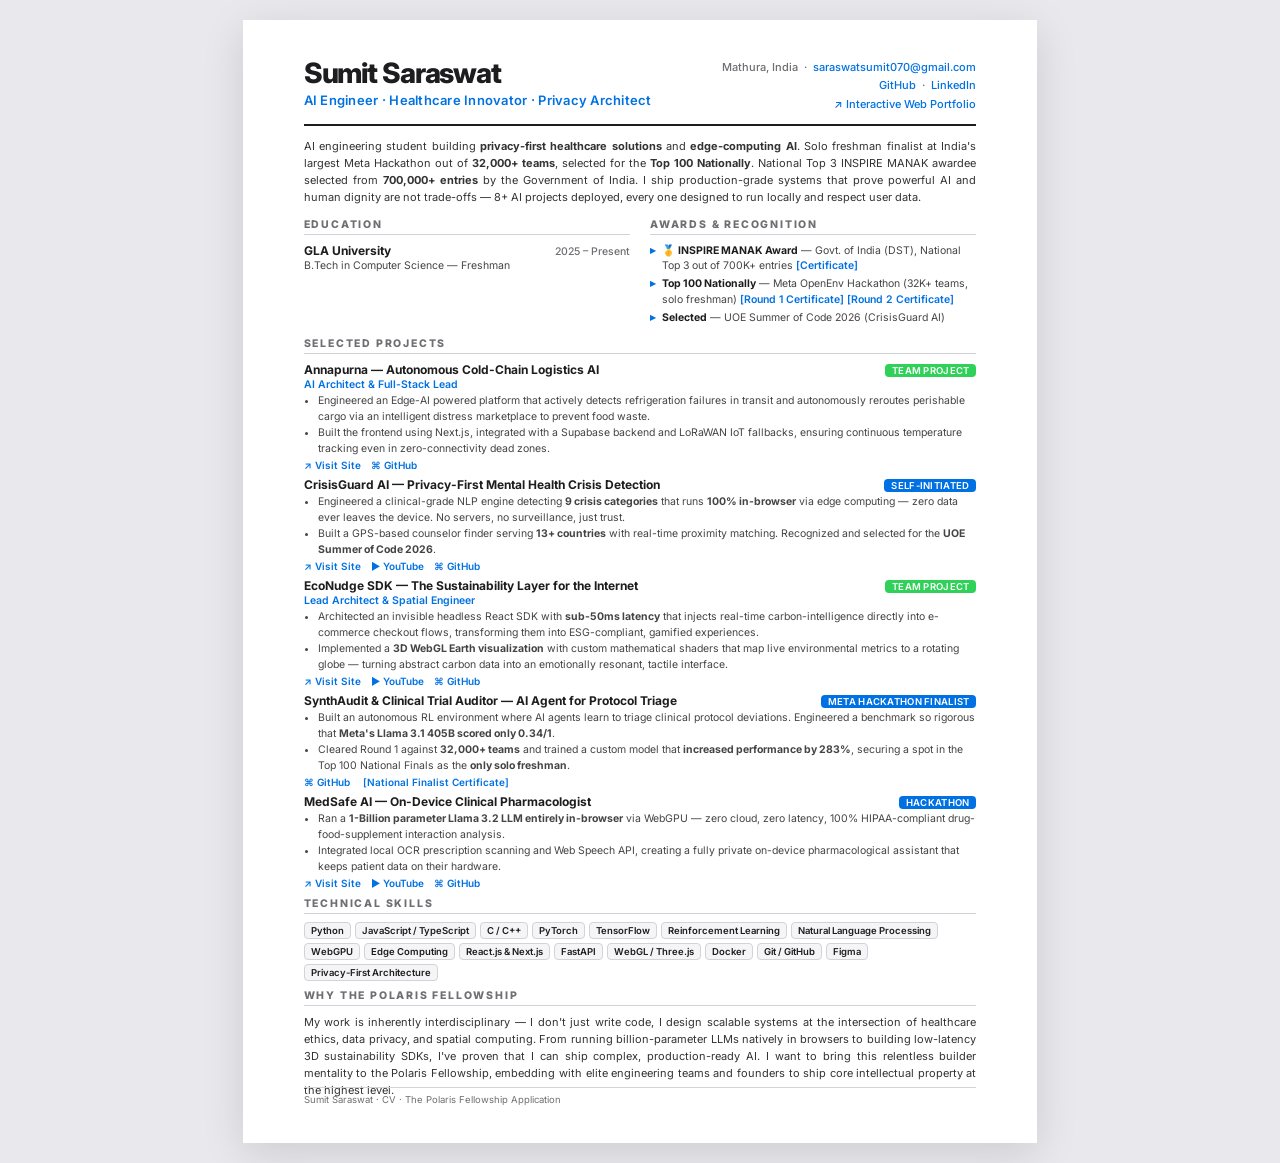
<file: SumitSaraswat_CV_Polaris.html>
<!DOCTYPE html>
<html lang="en">
<head>
  <meta charset="UTF-8">
  <title>Sumit_Saraswat_CV_Academy</title>
  <style>
    @import url('https://fonts.googleapis.com/css2?family=Inter:wght@300;400;500;600;700;800&display=swap');

    :root {
      --text: #1d1d1f;
      --muted: #6e6e73;
      --accent: #0071e3;
      --border: #d2d2d7;
      --light-bg: #f5f5f7;
    }

    * { box-sizing: border-box; margin: 0; padding: 0; }
    body {
      font-family: 'Inter', -apple-system, sans-serif;
      background: #e8e8ed;
      color: var(--text);
      -webkit-font-smoothing: antialiased;
      -webkit-print-color-adjust: exact;
      print-color-adjust: exact;
    }

    .page {
      width: 210mm;
      height: 297mm;
      background: white;
      margin: 20px auto;
      padding: 10mm 16mm 10mm 16mm;
      box-shadow: 0 10px 40px rgba(0,0,0,0.12);
      position: relative;
      overflow: hidden;
    }

    @media print {
      body { background: white; margin: 0; }
      .page { margin: 0; box-shadow: none; }
      @page { size: A4; margin: 0; }
    }

    /* ===== HEADER ===== */
    .header {
      display: flex;
      justify-content: space-between;
      align-items: flex-start;
      padding-bottom: 10px;
      border-bottom: 2px solid var(--text);
      margin-bottom: 12px;
    }
    .header-left {}
    .name {
      font-size: 28px;
      font-weight: 800;
      letter-spacing: -0.04em;
      line-height: 1.1;
    }
    .role {
      font-size: 13px;
      font-weight: 600;
      color: var(--accent);
      margin-top: 3px;
      letter-spacing: 0.02em;
    }
    .header-right {
      text-align: right;
      font-size: 11px;
      color: var(--muted);
      line-height: 1.7;
      font-weight: 500;
    }
    .header-right a {
      color: var(--muted);
      text-decoration: none;
    }
    .header-right a:hover { color: var(--accent); }

    /* ===== SUMMARY ===== */
    .summary {
      font-size: 11px;
      line-height: 1.55;
      color: #333;
      margin-bottom: 12px;
      text-align: justify;
    }
    .summary strong { font-weight: 700; }

    /* ===== SECTION ===== */
    .section { margin-bottom: 8px; }
    .section-title {
      font-size: 10.5px;
      font-weight: 800;
      text-transform: uppercase;
      letter-spacing: 1.8px;
      color: var(--muted);
      border-bottom: 1px solid var(--border);
      padding-bottom: 3px;
      margin-bottom: 8px;
    }

    /* ===== TWO-COL LAYOUT ===== */
    .two-col {
      display: grid;
      grid-template-columns: 1fr 1fr;
      gap: 8px 20px;
    }

    /* ===== ITEMS ===== */
    .item { margin-bottom: 6px; }
    .item:last-child { margin-bottom: 0; }
    .item-row {
      display: flex;
      justify-content: space-between;
      align-items: baseline;
    }
    .item-title {
      font-size: 12px;
      font-weight: 700;
      color: var(--text);
    }
    .item-badge {
      font-size: 9.5px;
      font-weight: 600;
      color: white;
      background: var(--accent);
      padding: 1px 7px;
      border-radius: 4px;
      letter-spacing: 0.03em;
      flex-shrink: 0;
    }
    .item-badge.team {
      background: #30d158;
    }
    .item-sub {
      font-size: 10.5px;
      font-weight: 600;
      color: var(--accent);
      margin-top: 1px;
    }
    .item-desc {
      font-size: 10.5px;
      color: #444;
      line-height: 1.5;
      margin-top: 2px;
    }
    .item-desc ul {
      padding-left: 14px;
      margin: 0;
    }
    .item-desc li {
      margin-bottom: 1px;
    }

    /* ===== EDUCATION ===== */
    .edu-row {
      display: flex;
      justify-content: space-between;
      align-items: baseline;
    }
    .edu-title {
      font-size: 12px;
      font-weight: 700;
    }
    .edu-date {
      font-size: 10.5px;
      font-weight: 500;
      color: var(--muted);
    }
    .edu-sub {
      font-size: 10.5px;
      color: #444;
      margin-top: 1px;
    }

    /* ===== SKILLS ===== */
    .skills-row {
      display: flex;
      flex-wrap: wrap;
      gap: 4px;
    }
    .skill-pill {
      font-size: 9.5px;
      font-weight: 600;
      background: var(--light-bg);
      color: var(--text);
      padding: 2px 6px;
      border-radius: 4px;
      border: 1px solid var(--border);
    }

    /* ===== AWARDS ===== */
    .award-item {
      display: flex;
      gap: 6px;
      align-items: baseline;
      margin-bottom: 3px;
      font-size: 10.5px;
      color: #444;
      line-height: 1.45;
    }
    .award-bullet {
      font-size: 11px;
      color: var(--accent);
      flex-shrink: 0;
      font-weight: 700;
    }
    .award-item strong {
      font-weight: 700;
      color: var(--text);
    }

    /* ===== FOOTER ===== */
    .footer {
      position: absolute;
      bottom: 10mm;
      left: 16mm;
      right: 16mm;
      display: flex;
      justify-content: space-between;
      align-items: center;
      font-size: 9.5px;
      color: var(--muted);
      border-top: 1px solid var(--border);
      padding-top: 6px;
    }
    .footer a {
      color: var(--accent);
      text-decoration: none;
      font-weight: 600;
    }

    /* ===== PROJECT LINKS ===== */
    .project-links {
      margin-top: 2px;
      font-size: 10px;
      font-weight: 600;
    }
    .project-links a {
      color: var(--accent);
      text-decoration: none;
      margin-right: 10px;
    }
    .project-links a:hover {
      text-decoration: underline;
    }
    .header-right a {
      color: var(--accent);
      text-decoration: none;
    }
  </style>
</head>
<body>

  <div class="page">

    <!-- HEADER -->
    <div class="header">
      <div class="header-left">
        <h1 class="name">Sumit Saraswat</h1>
        <p class="role">AI Engineer · Healthcare Innovator · Privacy Architect</p>
      </div>
      <div class="header-right">
        Mathura, India &nbsp;·&nbsp; <a href="mailto:saraswatsumit070@gmail.com">saraswatsumit070@gmail.com</a><br>
        <a href="https://github.com/sumitsaraswat362">GitHub</a> &nbsp;·&nbsp; <a href="https://www.linkedin.com/in/sumit-saraswat-31819136a/">LinkedIn</a><br>
        <a href="https://sumitsaraswat362.github.io/Portfolio/">↗ Interactive Web Portfolio</a>
      </div>
    </div>

    <!-- SUMMARY -->
    <p class="summary">
      AI engineering student building <strong>privacy-first healthcare solutions</strong> and <strong>edge-computing AI</strong>. Solo freshman finalist at India's largest Meta Hackathon out of <strong>32,000+ teams</strong>, selected for the <strong>Top 100 Nationally</strong>. National Top 3 INSPIRE MANAK awardee selected from <strong>700,000+ entries</strong> by the Government of India. I ship production-grade systems that prove powerful AI and human dignity are not trade-offs — 8+ AI projects deployed, every one designed to run locally and respect user data.
    </p>

    <!-- EDUCATION + AWARDS SIDE BY SIDE -->
    <div class="two-col">

      <!-- LEFT: EDUCATION -->
      <div class="section">
        <h2 class="section-title">Education</h2>
        <div class="edu-row">
          <span class="edu-title">GLA University</span>
          <span class="edu-date">2025 – Present</span>
        </div>
        <div class="edu-sub">B.Tech in Computer Science — Freshman</div>
      </div>

      <!-- RIGHT: AWARDS -->
      <div class="section">
        <h2 class="section-title">Awards & Recognition</h2>
        <div class="award-item">
          <span class="award-bullet">▸</span>
          <span>🥇 <strong>INSPIRE MANAK Award</strong> — Govt. of India (DST), National Top 3 out of 700K+ entries <a href="https://drive.google.com/file/d/1yLlLlbiAApRHouVu8ESs6CnGI1-TGu-j/view?usp=sharing" style="color: var(--accent); text-decoration: none; font-weight: 600;">[Certificate]</a></span>
        </div>
        <div class="award-item">
          <span class="award-bullet">▸</span>
          <span><strong>Top 100 Nationally</strong> — Meta OpenEnv Hackathon (32K+ teams, solo freshman) <a href="https://drive.google.com/file/d/1p6hsBi0v9EWxFhbuRywn0NHFlVuHcwLe/view?usp=sharing" style="color: var(--accent); text-decoration: none; font-weight: 600;">[Round 1 Certificate]</a> <a href="https://drive.google.com/file/d/1Xh1TJI66z11OKxwj2l7xOEci9D-SREj6/view?usp=share_link" style="color: var(--accent); text-decoration: none; font-weight: 600;">[Round 2 Certificate]</a></span>
        </div>
        <div class="award-item">
          <span class="award-bullet">▸</span>
          <span><strong>Selected</strong> — UOE Summer of Code 2026 (CrisisGuard AI)</span>
        </div>
      </div>

    </div>

    <!-- KEY PROJECTS -->
    <div class="section">
      <h2 class="section-title">Selected Projects</h2>

      <!-- Annapurna -->
      <div class="item">
        <div class="item-row">
          <span class="item-title">Annapurna — Autonomous Cold-Chain Logistics AI</span>
          <span class="item-badge team">TEAM PROJECT</span>
        </div>
        <div class="item-sub">AI Architect & Full-Stack Lead</div>
        <div class="item-desc">
          <ul>
            <li>Engineered an Edge-AI powered platform that actively detects refrigeration failures in transit and autonomously reroutes perishable cargo via an intelligent distress marketplace to prevent food waste.</li>
            <li>Built the frontend using Next.js, integrated with a Supabase backend and LoRaWAN IoT fallbacks, ensuring continuous temperature tracking even in zero-connectivity dead zones.</li>
          </ul>
        </div>
        <div class="project-links"><a href="https://annapurna-alpha.vercel.app">↗ Visit Site</a><a href="https://github.com/sumitsaraswat362/Annapurna">⌘ GitHub</a></div>
      </div>


      <!-- CrisisGuard -->
      <div class="item">
        <div class="item-row">
          <span class="item-title">CrisisGuard AI — Privacy-First Mental Health Crisis Detection</span>
          <span class="item-badge">SELF-INITIATED</span>
        </div>
        <div class="item-desc">
          <ul>
            <li>Engineered a clinical-grade NLP engine detecting <strong>9 crisis categories</strong> that runs <strong>100% in-browser</strong> via edge computing — zero data ever leaves the device. No servers, no surveillance, just trust.</li>
            <li>Built a GPS-based counselor finder serving <strong>13+ countries</strong> with real-time proximity matching. Recognized and selected for the <strong>UOE Summer of Code 2026</strong>.</li>
          </ul>
        </div>
        <div class="project-links"><a href="https://sumitsaraswat362.github.io/crisisguard-ai/">↗ Visit Site</a><a href="https://youtu.be/dM6UjcaDVgI?si=qSpmMghheZpk2lf8">▶ YouTube</a><a href="https://github.com/sumitsaraswat362/crisisguard-ai">⌘ GitHub</a></div>
      </div>

      <!-- EcoNudge SDK -->
      <div class="item">
        <div class="item-row">
          <span class="item-title">EcoNudge SDK — The Sustainability Layer for the Internet</span>
          <span class="item-badge team">TEAM PROJECT</span>
        </div>
        <div class="item-sub">Lead Architect & Spatial Engineer</div>
        <div class="item-desc">
          <ul>
            <li>Architected an invisible headless React SDK with <strong>sub-50ms latency</strong> that injects real-time carbon-intelligence directly into e-commerce checkout flows, transforming them into ESG-compliant, gamified experiences.</li>
            <li>Implemented a <strong>3D WebGL Earth visualization</strong> with custom mathematical shaders that map live environmental metrics to a rotating globe — turning abstract carbon data into an emotionally resonant, tactile interface.</li>
          </ul>
        </div>
        <div class="project-links"><a href="https://econudge-sdk.vercel.app">↗ Visit Site</a><a href="https://youtu.be/5LO6Cpq6ecQ?si=qpTTGpVrZw1w5HwK">▶ YouTube</a><a href="https://github.com/sumitsaraswat362/econudge-sdk">⌘ GitHub</a></div>
      </div>

      
      <!-- SynthAudit & Clinical Trial Auditor -->
      <div class="item">
        <div class="item-row">
          <span class="item-title">SynthAudit & Clinical Trial Auditor — AI Agent for Protocol Triage</span>
          <span class="item-badge">META HACKATHON FINALIST</span>
        </div>
        <div class="item-desc">
          <ul>
            <li>Built an autonomous RL environment where AI agents learn to triage clinical protocol deviations. Engineered a benchmark so rigorous that <strong>Meta's Llama 3.1 405B scored only 0.34/1</strong>.</li>
            <li>Cleared Round 1 against <strong>32,000+ teams</strong> and trained a custom model that <strong>increased performance by 283%</strong>, securing a spot in the Top 100 National Finals as the <strong>only solo freshman</strong>.</li>
          </ul>
        </div>
        <div class="project-links"><a href="https://github.com/sumitsaraswat362/clinical-trial-auditor">⌘ GitHub</a> <a href="https://drive.google.com/file/d/1Xh1TJI66z11OKxwj2l7xOEci9D-SREj6/view?usp=share_link">[National Finalist Certificate]</a></div>
      </div>
<!-- MedSafe AI -->
      <div class="item">
        <div class="item-row">
          <span class="item-title">MedSafe AI — On-Device Clinical Pharmacologist</span>
          <span class="item-badge">HACKATHON</span>
        </div>
        <div class="item-desc">
          <ul>
            <li>Ran a <strong>1-Billion parameter Llama 3.2 LLM entirely in-browser</strong> via WebGPU — zero cloud, zero latency, 100% HIPAA-compliant drug-food-supplement interaction analysis.</li>
            <li>Integrated local OCR prescription scanning and Web Speech API, creating a fully private on-device pharmacological assistant that keeps patient data on their hardware.</li>
          </ul>
        </div>
        <div class="project-links"><a href="https://sumitsaraswat362.github.io/medsafe-ai/">↗ Visit Site</a><a href="https://youtu.be/6W0s1nQnAfk?si=hVl1xbu6prFYXuF_">▶ YouTube</a><a href="https://github.com/sumitsaraswat362/medsafe-ai">⌘ GitHub</a></div>
      </div>


    </div>

    <!-- SKILLS -->
    <div class="section">
      <h2 class="section-title">Technical Skills</h2>
      <div class="skills-row">
        <span class="skill-pill">Python</span>
        <span class="skill-pill">JavaScript / TypeScript</span>
        <span class="skill-pill">C / C++</span>
        <span class="skill-pill">PyTorch</span>
        <span class="skill-pill">TensorFlow</span>
        <span class="skill-pill">Reinforcement Learning</span>
        <span class="skill-pill">Natural Language Processing</span>
        <span class="skill-pill">WebGPU</span>
        <span class="skill-pill">Edge Computing</span>
        <span class="skill-pill">React.js & Next.js</span>
        <span class="skill-pill">FastAPI</span>
        <span class="skill-pill">WebGL / Three.js</span>
        <span class="skill-pill">Docker</span>
        <span class="skill-pill">Git / GitHub</span>
        <span class="skill-pill">Figma</span>
        <span class="skill-pill">Privacy-First Architecture</span>
      </div>
    </div>

    <!-- MOTIVATION -->
    <div class="section">
      <h2 class="section-title">Why The Polaris Fellowship</h2>
      <p class="summary" style="margin-bottom: 0;">
        My work is inherently interdisciplinary — I don't just write code, I design scalable systems at the intersection of healthcare ethics, data privacy, and spatial computing. From running billion-parameter LLMs natively in browsers to building low-latency 3D sustainability SDKs, I've proven that I can ship complex, production-ready AI. I want to bring this relentless builder mentality to the Polaris Fellowship, embedding with elite engineering teams and founders to ship core intellectual property at the highest level.
      </p>
    </div>

    <!-- FOOTER -->
    <div class="footer">
      <span>Sumit Saraswat · CV · The Polaris Fellowship Application</span>
    </div>

  </div>

</body>
</html>
</file>
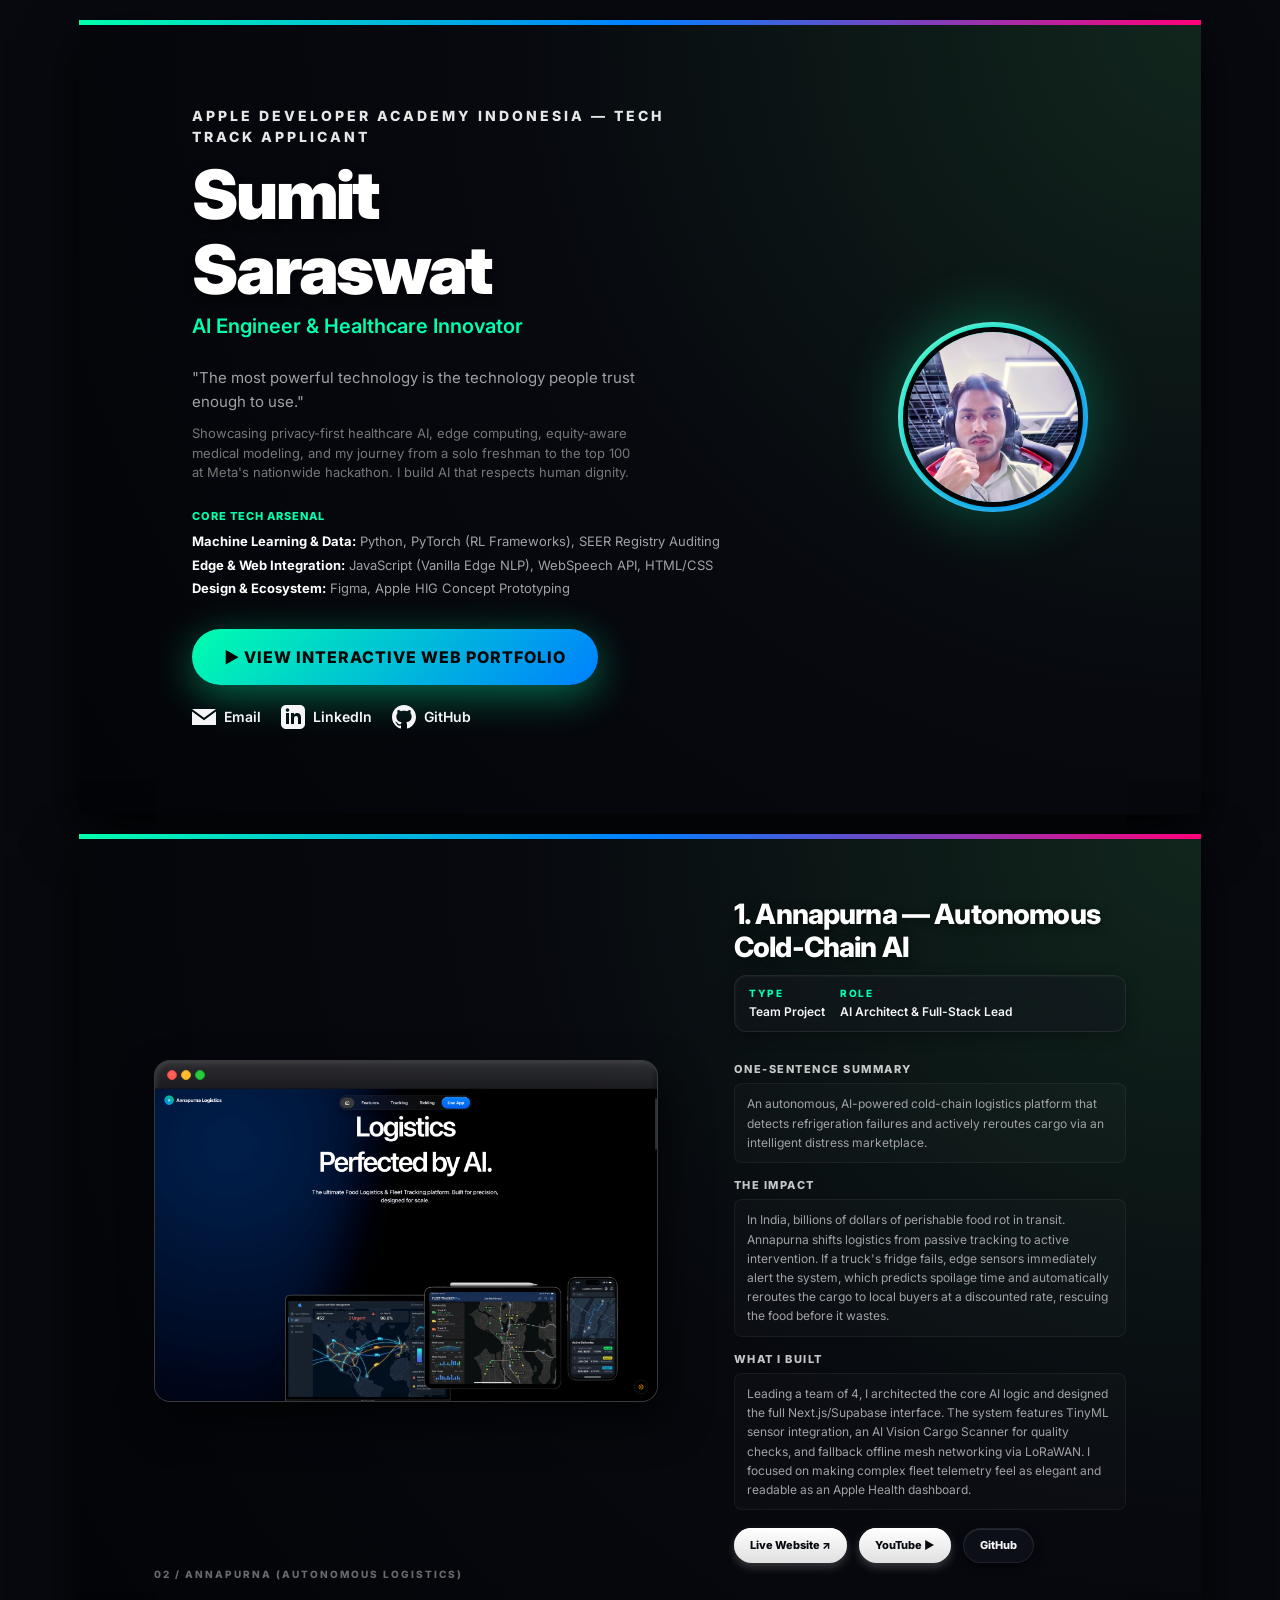
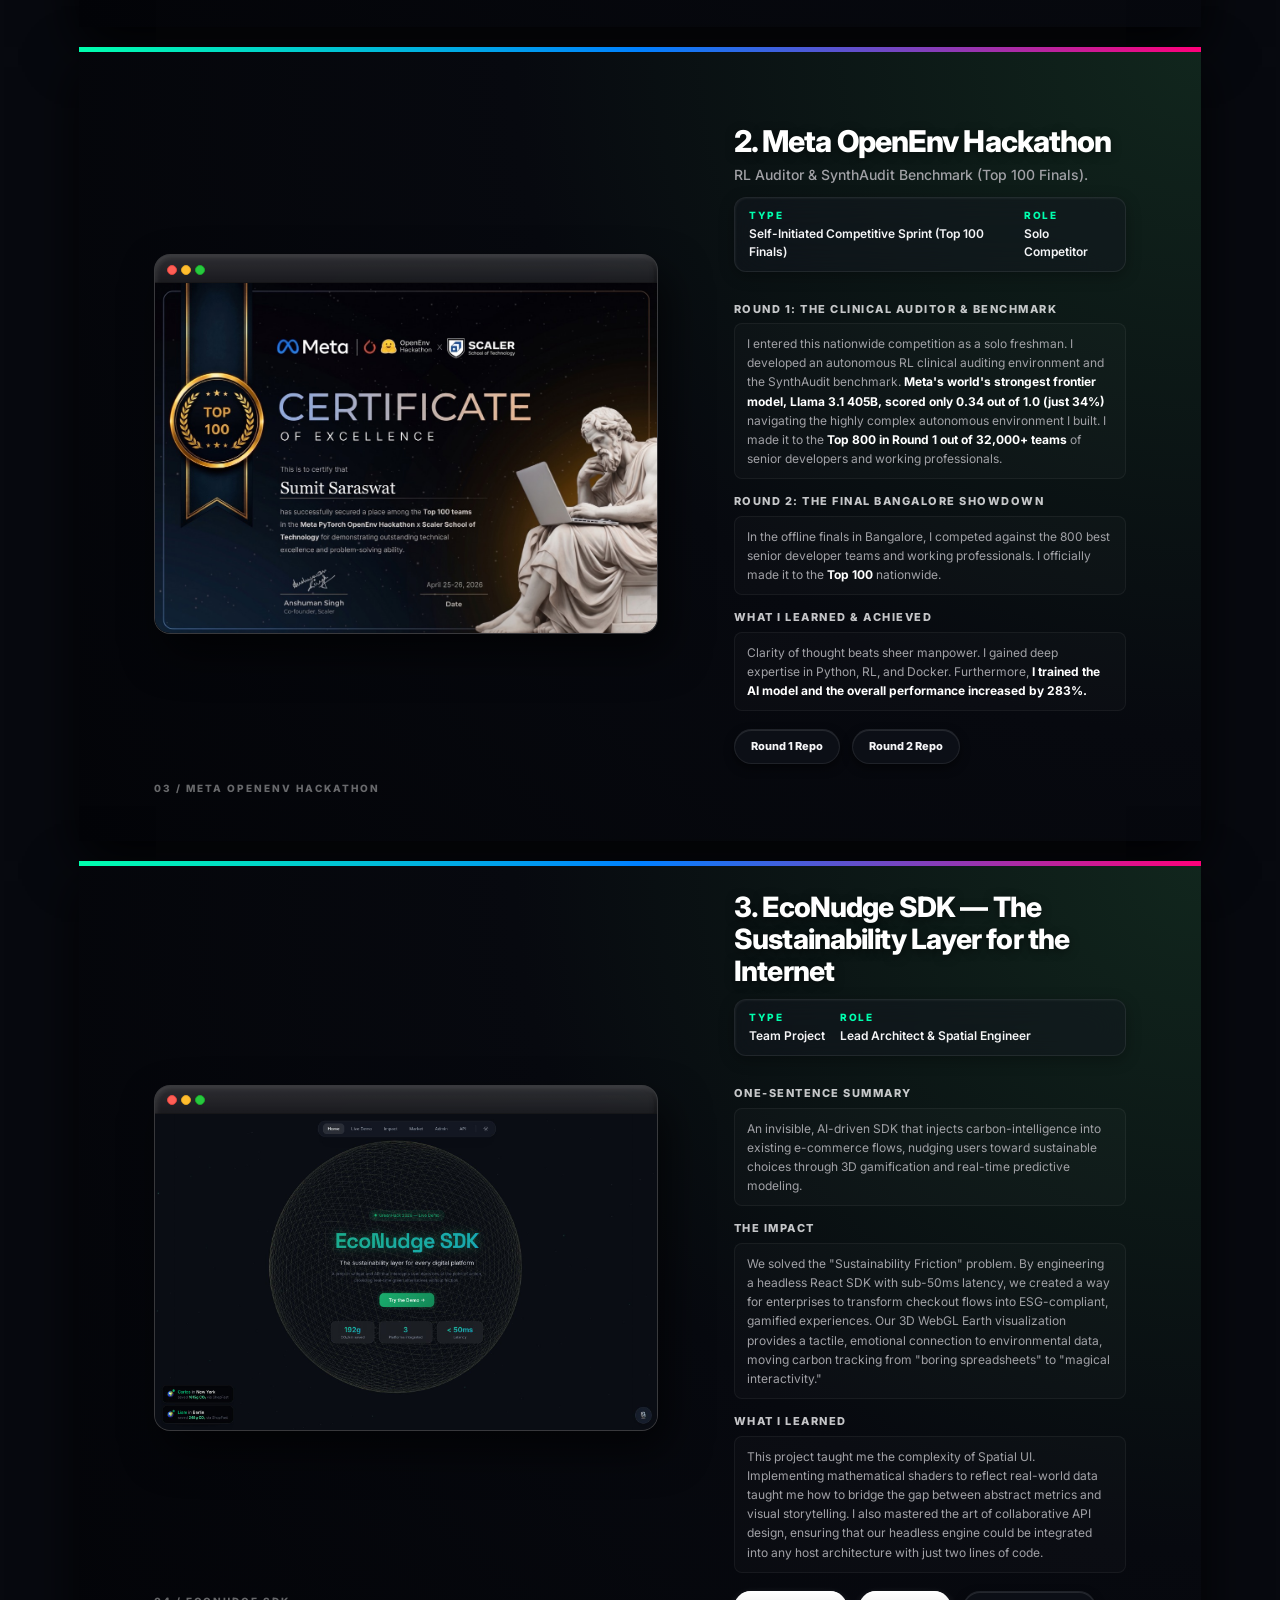
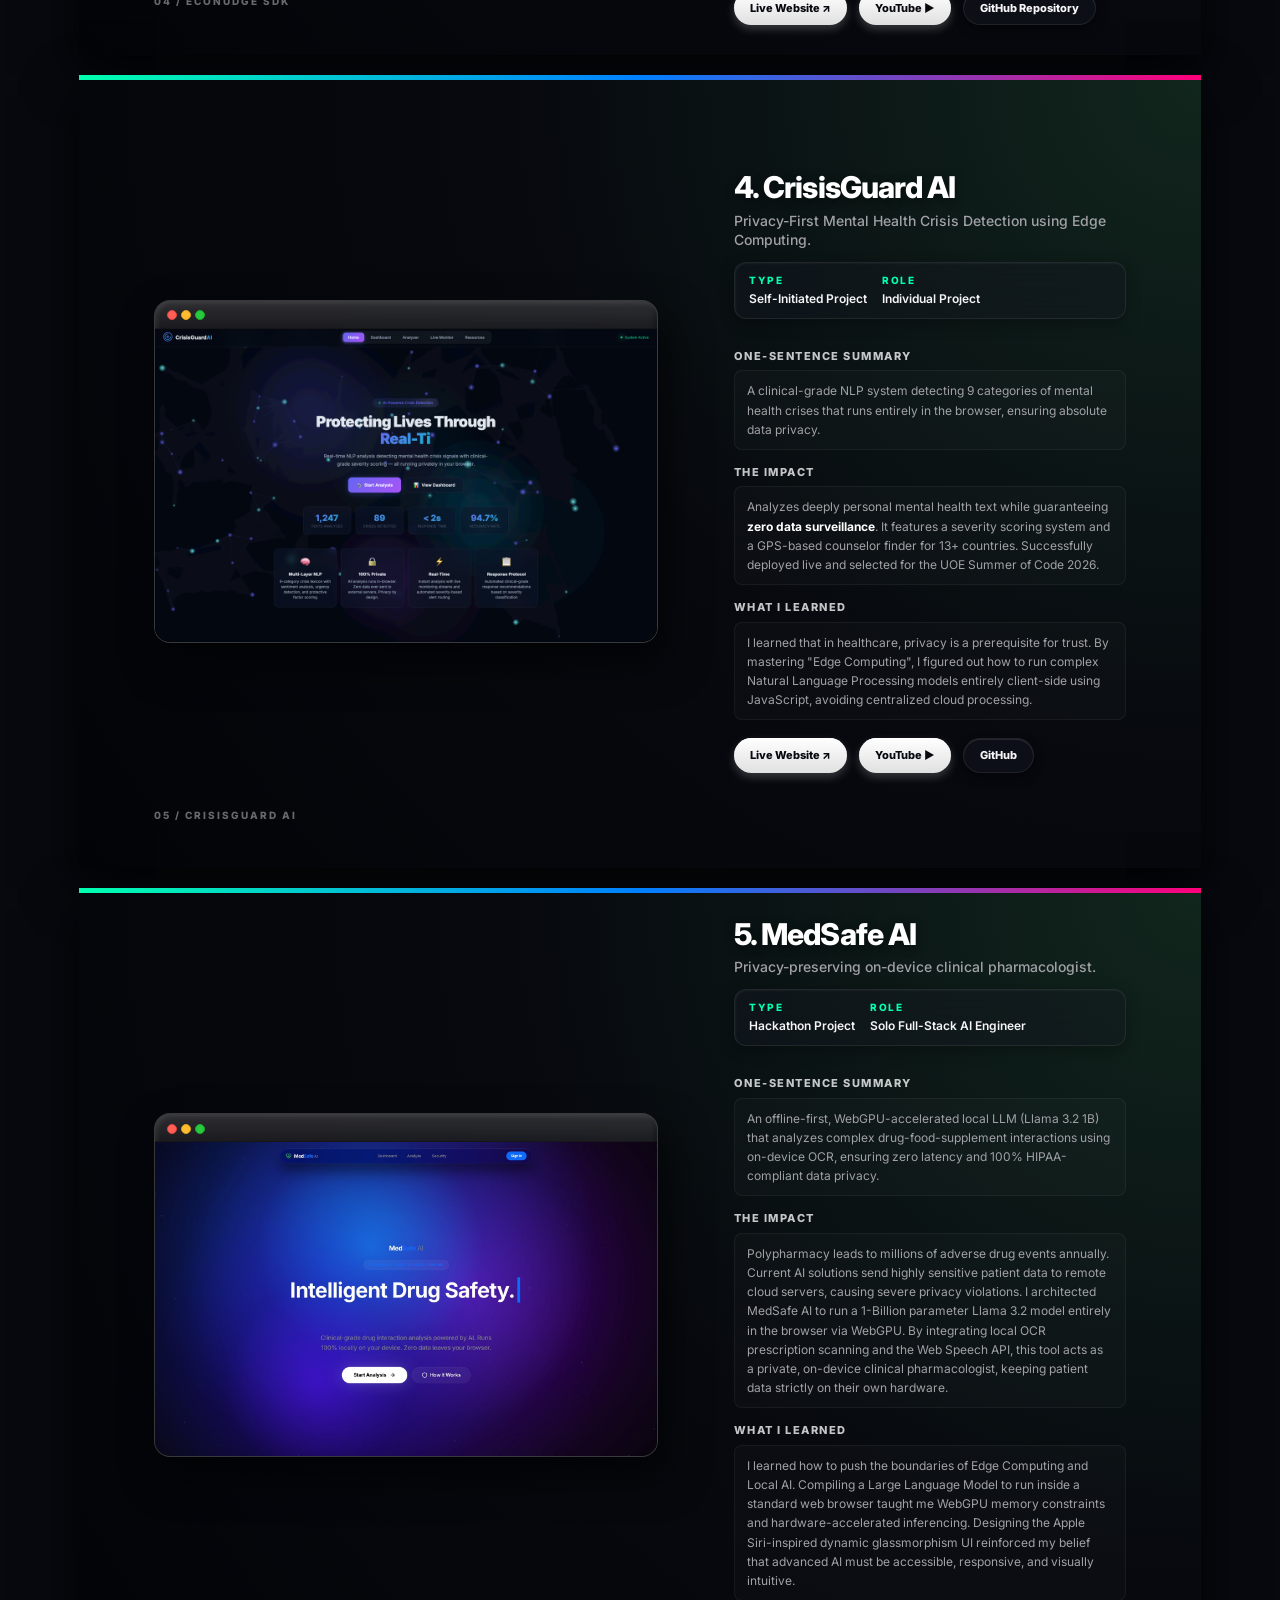
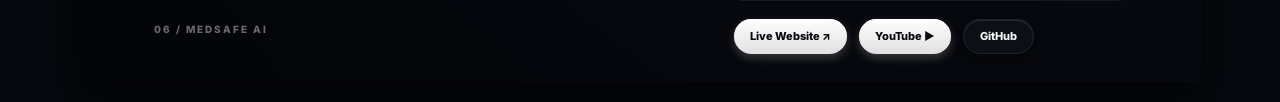
<file: SumitSaraswat_Portfolio_Academy.html>
<!DOCTYPE html>
<html lang="en">
<head>
  <meta charset="UTF-8">
  <title>Sumit_Saraswat_Portfolio_Academy</title>
  
  <style>
    @import url('https://fonts.googleapis.com/css2?family=Inter:wght@300;400;500;600;700;800;900&display=swap');
    
    :root {
      --bg: #07090f;
      --surface: rgba(20, 25, 35, 0.45);
      --surface-light: rgba(255, 255, 255, 0.05);
      --text-main: #f5f5f7;
      --text-muted: #a1a1a6;
      --accent: #00ffae;
      --border: rgba(255, 255, 255, 0.08);
      --clay-shadow: 10px 20px 40px rgba(0, 0, 0, 0.6), inset 2px 2px 5px rgba(255, 255, 255, 0.1), inset -2px -2px 5px rgba(0, 0, 0, 0.5);
    }

    * { box-sizing: border-box; margin: 0; padding: 0; }
    body {
      font-family: 'Inter', -apple-system, sans-serif;
      background: var(--bg);
      color: var(--text-main);
      line-height: 1.5;
      -webkit-font-smoothing: antialiased;
    }

    /* A4 Landscape Page Setup */
    .page {
      width: 297mm;
      height: 210mm;
      background: radial-gradient(circle at top right, #11261d 0%, #07090f 50%, #030408 100%);
      margin: 20px auto;
      box-shadow: 0 20px 50px rgba(0,0,0,0.8);
      position: relative;
      overflow: hidden;
      page-break-after: always;
      display: flex;
    }

    @media print {
      body { background: var(--bg); margin: 0; -webkit-print-color-adjust: exact; print-color-adjust: exact; }
      .page { margin: 0; box-shadow: none; page-break-after: always; }
      @page { size: A4 landscape; margin: 0; }
    }

    /* --- Layout Columns --- */
    .image-col {
      width: 55%;
      padding: 15mm 10mm 15mm 20mm;
      display: flex;
      flex-direction: column;
      justify-content: center;
      align-items: center;
    }
    .content-col {
      width: 45%;
      padding: 15mm 20mm 15mm 10mm;
      display: flex;
      flex-direction: column;
      justify-content: center;
    }

    /* --- macOS Window Wrapper --- */
    .macos-window {
      width: 100%;
      border-radius: 16px;
      background: rgba(30, 30, 35, 0.7);
      backdrop-filter: blur(20px);
      -webkit-backdrop-filter: blur(20px);
      border: 1px solid rgba(255, 255, 255, 0.15);
      box-shadow: var(--clay-shadow);
      overflow: hidden;
      display: flex;
      flex-direction: column;
    }
    .macos-window:hover {
      transform: rotateX(0deg) rotateY(0deg);
    }
    
    .titlebar {
      height: 28px;
      background: linear-gradient(180deg, rgba(255,255,255,0.1) 0%, rgba(255,255,255,0.02) 100%);
      border-bottom: 1px solid rgba(0,0,0,0.5);
      display: flex;
      align-items: center;
      padding: 0 12px;
      gap: 6px;
    }
    .buttons div {
      width: 10px;
      height: 10px;
      border-radius: 50%;
      display: inline-block;
    }
    .close { background: #ff5f56; border: 1px solid #e0443e; }
    .minimize { background: #ffbd2e; border: 1px solid #dea123; }
    .zoom { background: #27c93f; border: 1px solid #1aab29; }
    
    .window-content {
      background: #000;
      display: flex;
      justify-content: center;
      align-items: center;
      padding: 0;
    }

    .img-contain-landscape, .img-cert {
      width: 100%;
      height: auto;
      display: block;
      object-fit: cover;
    }

    /* --- Cover Page --- */
    .cover {
      flex-direction: row;
      align-items: center;
      justify-content: space-between;
      padding: 0 30mm;
    }
    .cover-left { width: 60%; }
    .cover-right { width: 35%; display: flex; justify-content: flex-end; }
    
    .cover-title { 
      font-size: 68px; 
      font-weight: 900; 
      letter-spacing: -0.04em; 
      margin-bottom: 5px; 
      line-height: 1.1; 
      color: #ffffff;
      text-shadow: 0 4px 10px rgba(0,0,0,0.5);
    }
    .cover-subtitle { font-size: 20px; font-weight: 600; color: var(--accent); margin-bottom: 25px; }
    .cover-academy { font-size: 14px; font-weight: 800; color: white; text-transform: uppercase; letter-spacing: 3px; margin-bottom: 10px; opacity: 0.9; }
    
    .social-links { display: flex; gap: 20px; margin-top: 30px; }
    .social-links a { display: flex; align-items: center; gap: 8px; color: var(--text-main); text-decoration: none; font-size: 14px; font-weight: 600; transition: color 0.2s; }
    .social-links svg { width: 24px; height: 24px; fill: currentColor; }
    
    .photo-wrapper {
      width: 190px;
      height: 190px;
      border-radius: 50%;
      padding: 5px;
      background: linear-gradient(135deg, var(--accent), #0080ff);
      box-shadow: 0 0 60px rgba(0,255,174,0.3), inset 2px 2px 10px rgba(255,255,255,0.5);
    }
    .photo-wrapper img {
      width: 100%;
      height: 100%;
      border-radius: 50%;
      object-fit: cover;
      border: 5px solid #050505;
    }

    /* --- Project Pages Text --- */
    .project-header { margin-bottom: 12px; }
    .project-title { 
      font-size: 30px; 
      font-weight: 800; 
      letter-spacing: -0.03em; 
      color: white; 
      line-height: 1.15;
      text-shadow: 0 2px 10px rgba(0,0,0,0.5);
    }
    .project-summary { font-size: 14px; font-weight: 500; color: var(--text-muted); margin-top: 6px; line-height: 1.4; }
    
    .meta-grid {
      display: flex;
      gap: 15px;
      margin-bottom: 15px;
      padding: 10px 14px;
      background: var(--surface);
      border-radius: 12px;
      border: 1px solid var(--border);
      backdrop-filter: blur(20px);
      -webkit-backdrop-filter: blur(20px);
      box-shadow: inset 1px 1px 2px rgba(255,255,255,0.05), 0 4px 15px rgba(0,0,0,0.3);
    }
    .meta-item { display: flex; flex-direction: column; }
    .meta-label { font-size: 10px; font-weight: 800; color: var(--accent); text-transform: uppercase; letter-spacing: 1.5px; margin-bottom: 2px; }
    .meta-value { font-size: 12px; font-weight: 600; color: var(--text-main); }

    .section-title { font-size: 11px; font-weight: 800; color: var(--text-main); margin-bottom: 6px; margin-top: 14px; text-transform: uppercase; letter-spacing: 1.5px; opacity: 0.8;}
    .content-text { 
      font-size: 12px; 
      color: var(--text-muted); 
      text-align: left; 
      line-height: 1.6; 
      background: rgba(255,255,255,0.02);
      padding: 10px 12px;
      border-radius: 8px;
      border: 1px solid rgba(255,255,255,0.05);
    }
    .content-text strong { color: white; font-weight: 700; }

    .links { margin-top: 18px; display: flex; flex-wrap: wrap; gap: 12px; }
    .link-item { 
      display: inline-flex; align-items: center; gap: 6px;
      font-size: 11px; font-weight: 800; color: var(--bg); 
      background: linear-gradient(180deg, #ffffff 0%, #e0e0e0 100%);
      padding: 8px 16px; border-radius: 100px; 
      text-decoration: none;
      box-shadow: 0 4px 10px rgba(255,255,255,0.2), inset 0 1px 0 rgba(255,255,255,0.8);
    }
    .link-item.secondary {
      background: var(--surface);
      color: var(--text-main);
      border: 1px solid var(--border);
      box-shadow: 0 4px 10px rgba(0,0,0,0.5), inset 0 1px 0 rgba(255,255,255,0.1);
    }

    .page-number { position: absolute; bottom: 12mm; left: 20mm; font-size: 10px; color: rgba(255,255,255,0.4); font-weight: 800; letter-spacing: 2px; text-transform: uppercase; }
    .decor-line { position: absolute; top: 0; left: 0; width: 100%; height: 5px; background: linear-gradient(90deg, var(--accent), #0080ff, #ff007a); }
  </style>

</head>
<body>

  <!-- PAGE 1: COVER -->
  <div class="page cover">
    <div class="decor-line"></div>
    <div class="cover-left">
      <div class="cover-academy">Apple Developer Academy Indonesia — Tech Track Applicant</div>
      <h1 class="cover-title">Sumit<br>Saraswat</h1>
      <p class="cover-subtitle">AI Engineer & Healthcare Innovator</p>
      
      <p style="font-size: 15px; color: var(--text-muted); max-width: 480px; line-height: 1.6; margin-bottom: 10px;">
        "The most powerful technology is the technology people trust enough to use."
      </p>
      <p style="font-size: 13px; color: #777; max-width: 450px; line-height: 1.5;">
        Showcasing privacy-first healthcare AI, edge computing, equity-aware medical modeling, and my journey from a solo freshman to the top 100 at Meta's nationwide hackathon. I build AI that respects human dignity.
      </p>

      <div style="margin-top: 25px; margin-bottom: 5px;">
        <div style="font-size: 11px; font-weight: 800; color: var(--accent); text-transform: uppercase; letter-spacing: 1px; margin-bottom: 8px;">Core Tech Arsenal</div>
        
        <div style="font-size: 13px; color: var(--text-main); margin-bottom: 4px;">
          <span style="font-weight: 700; color: white;">Machine Learning & Data:</span> <span style="color: var(--text-muted);">Python, PyTorch (RL Frameworks), SEER Registry Auditing</span>
        </div>
        <div style="font-size: 13px; color: var(--text-main); margin-bottom: 4px;">
          <span style="font-weight: 700; color: white;">Edge & Web Integration:</span> <span style="color: var(--text-muted);">JavaScript (Vanilla Edge NLP), WebSpeech API, HTML/CSS</span>
        </div>
        <div style="font-size: 13px; color: var(--text-main); margin-bottom: 4px;">
          <span style="font-weight: 700; color: white;">Design & Ecosystem:</span> <span style="color: var(--text-muted);">Figma, Apple HIG Concept Prototyping</span>
        </div>
      </div>

      <div style="margin-top: 30px;">
        <a href="https://sumitsaraswat362.github.io/Portfolio/" target="_blank" style="display: inline-block; background: linear-gradient(135deg, #00ffae, #0080ff); color: #050505; font-weight: 800; font-size: 16px; padding: 16px 32px; border-radius: 980px; text-decoration: none; box-shadow: 0 10px 40px rgba(0,255,174,0.4); text-transform: uppercase; letter-spacing: 1px;">
          ▶ View Interactive Web Portfolio
        </a>
      </div>

      <div class="social-links" style="margin-top: 20px;">
        <a href="mailto:saraswatsumit070@gmail.com">
          <svg viewBox="0 0 24 24"><path d="M12 12.713l11.985-8.713h-23.97l11.985 8.713zm0 2.574l-12-8.725v13.438h24v-13.438l-12 8.725z"/></svg>
          Email
        </a>
        <a href="https://linkedin.com/in/sumit-saraswat-31819136a" target="_blank">
          <svg viewBox="0 0 24 24"><path d="M19 0h-14c-2.761 0-5 2.239-5 5v14c0 2.761 2.239 5 5 5h14c2.762 0 5-2.239 5-5v-14c0-2.761-2.238-5-5-5zm-11 19h-3v-11h3v11zm-1.5-12.268c-.966 0-1.75-.79-1.75-1.764s.784-1.764 1.75-1.764 1.75.79 1.75 1.764-.783 1.764-1.75 1.764zm13.5 12.268h-3v-5.604c0-3.368-4-3.113-4 0v5.604h-3v-11h3v1.765c1.396-2.586 7-2.777 7 2.476v6.759z"/></svg>
          LinkedIn
        </a>
        <a href="https://github.com/sumitsaraswat362" target="_blank">
          <svg viewBox="0 0 24 24"><path d="M12 0c-6.626 0-12 5.373-12 12 0 5.302 3.438 9.8 8.207 11.387.599.111.793-.261.793-.577v-2.234c-3.338.726-4.033-1.416-4.033-1.416-.546-1.387-1.333-1.756-1.333-1.756-1.089-.745.083-.729.083-.729 1.205.084 1.839 1.237 1.839 1.237 1.07 1.834 2.807 1.304 3.492.997.107-.775.418-1.305.762-1.604-2.665-.305-5.467-1.334-5.467-5.931 0-1.311.469-2.381 1.236-3.221-.124-.303-.535-1.524.117-3.176 0 0 1.008-.322 3.301 1.23.957-.266 1.983-.399 3.003-.404 1.02.005 2.047.138 3.006.404 2.291-1.552 3.297-1.23 3.297-1.23.653 1.653.242 2.874.118 3.176.77.84 1.235 1.911 1.235 3.221 0 4.609-2.807 5.624-5.479 5.921.43.372.823 1.102.823 2.222v3.293c0 .319.192.694.801.576 4.765-1.589 8.199-6.086 8.199-11.386 0-6.627-5.373-12-12-12z"/></svg>
          GitHub
        </a>
      </div>
    </div>
    <div class="cover-right">
      <div class="photo-wrapper">
        <img src="profile_photo.jpg" alt="Sumit Saraswat">
      </div>
    </div>
  </div>

  <!-- PAGE 2: PROJECT 1 (ANNAPURNA) -->

  <div class="page">
    <div class="decor-line"></div>
    <div class="image-col">
      
<div class="macos-window">
  <div class="titlebar">
    <div class="buttons">
      <div class="close"></div>
      <div class="minimize"></div>
      <div class="zoom"></div>
    </div>
  </div>
  <div class="window-content">
    <img src="Landing.png" class="img-contain-landscape" alt="Annapurna UI">
  </div>
</div>

    </div>
    <div class="content-col">
      <div class="project-header">
        <h1 class="project-title" style="font-size: 28px;">1. Annapurna — Autonomous Cold-Chain AI</h1>
      </div>

      <div class="meta-grid">
        <div class="meta-item">
          <div class="meta-label">Type</div>
          <div class="meta-value">Team Project</div>
        </div>
        <div class="meta-item">
          <div class="meta-label">Role</div>
          <div class="meta-value">AI Architect & Full-Stack Lead</div>
        </div>
      </div>

      <div class="section-title">One-Sentence Summary</div>
      <p class="content-text">An autonomous, AI-powered cold-chain logistics platform that detects refrigeration failures and actively reroutes cargo via an intelligent distress marketplace.</p>

      <div class="section-title">The Impact</div>
      <p class="content-text">In India, billions of dollars of perishable food rot in transit. Annapurna shifts logistics from passive tracking to active intervention. If a truck's fridge fails, edge sensors immediately alert the system, which predicts spoilage time and automatically reroutes the cargo to local buyers at a discounted rate, rescuing the food before it wastes.</p>

      <div class="section-title">What I Built</div>
      <p class="content-text">Leading a team of 4, I architected the core AI logic and designed the full Next.js/Supabase interface. The system features TinyML sensor integration, an AI Vision Cargo Scanner for quality checks, and fallback offline mesh networking via LoRaWAN. I focused on making complex fleet telemetry feel as elegant and readable as an Apple Health dashboard.</p>

      <div class="links">
        <a href="https://annapurna-alpha.vercel.app" class="link-item">Live Website ↗</a>
        <a href="https://youtu.be/srSSxBduRNk" class="link-item">YouTube ▶</a>
        <a href="https://github.com/sumitsaraswat362/Annapurna" class="link-item secondary">GitHub</a>
      </div>
      <div class="page-number">02 / ANNAPURNA (AUTONOMOUS LOGISTICS)</div>
    </div>
  </div>
<!-- PAGE 3: PROJECT 2 (META) -->



  <div class="page">
    <div class="decor-line"></div>
    <div class="image-col">
      
<div class="macos-window">
  <div class="titlebar">
    <div class="buttons">
      <div class="close"></div>
      <div class="minimize"></div>
      <div class="zoom"></div>
    </div>
  </div>
  <div class="window-content">
    <img src="Top 100 Card.jpg" class="img-cert" alt="Top 100 Certificate">
  </div>
</div>

    </div>
    <div class="content-col">
      <div class="project-header">
        <h1 class="project-title">2. Meta OpenEnv Hackathon</h1>
        <p class="project-summary">RL Auditor & SynthAudit Benchmark (Top 100 Finals).</p>
      </div>

      <div class="meta-grid">
        <div class="meta-item">
          <div class="meta-label">Type</div>
          <div class="meta-value">Self-Initiated Competitive Sprint (Top 100 Finals)</div>
        </div>
        <div class="meta-item">
          <div class="meta-label">Role</div>
          <div class="meta-value">Solo Competitor</div>
        </div>
      </div>

      <div class="section-title">Round 1: The Clinical Auditor & Benchmark</div>
      <p class="content-text">I entered this nationwide competition as a solo freshman. I developed an autonomous RL clinical auditing environment and the SynthAudit benchmark. <strong>Meta's world's strongest frontier model, Llama 3.1 405B, scored only 0.34 out of 1.0 (just 34%)</strong> navigating the highly complex autonomous environment I built. I made it to the <strong>Top 800 in Round 1 out of 32,000+ teams</strong> of senior developers and working professionals.</p>

      <div class="section-title">Round 2: The Final Bangalore Showdown</div>
      <p class="content-text">In the offline finals in Bangalore, I competed against the 800 best senior developer teams and working professionals. I officially made it to the <strong>Top 100</strong> nationwide.</p>

      <div class="section-title">What I Learned & Achieved</div>
      <p class="content-text">Clarity of thought beats sheer manpower. I gained deep expertise in Python, RL, and Docker. Furthermore, <strong>I trained the AI model and the overall performance increased by 283%.</strong></p>

      <div class="links">
        <a href="https://github.com/sumitsaraswat362/clinical-trial-auditor" class="link-item secondary">Round 1 Repo</a>
        <a href="https://github.com/sumitsaraswat362/SynthAudit.Env" class="link-item secondary">Round 2 Repo</a>
      </div>
      <div class="page-number">03 / META OPENENV HACKATHON</div>
    </div>
  </div>

  <!-- PAGE 4: PROJECT 3 (ECONUDGE) -->



  <div class="page">
    <div class="decor-line"></div>
    <div class="image-col">
      
<div class="macos-window">
  <div class="titlebar">
    <div class="buttons">
      <div class="close"></div>
      <div class="minimize"></div>
      <div class="zoom"></div>
    </div>
  </div>
  <div class="window-content">
    <img src="econudge-sdk-home.jpg" class="img-contain-landscape" alt="EcoNudge SDK UI">
  </div>
</div>

    </div>
    <div class="content-col">
      <div class="project-header">
        <h1 class="project-title" style="font-size: 28px;">3. EcoNudge SDK — The Sustainability Layer for the Internet</h1>
      </div>

      <div class="meta-grid">
        <div class="meta-item">
          <div class="meta-label">Type</div>
          <div class="meta-value">Team Project</div>
        </div>
        <div class="meta-item">
          <div class="meta-label">Role</div>
          <div class="meta-value">Lead Architect & Spatial Engineer</div>
        </div>
      </div>

      <div class="section-title">One-Sentence Summary</div>
      <p class="content-text">An invisible, AI-driven SDK that injects carbon-intelligence into existing e-commerce flows, nudging users toward sustainable choices through 3D gamification and real-time predictive modeling.</p>

      <div class="section-title">The Impact</div>
      <p class="content-text">We solved the "Sustainability Friction" problem. By engineering a headless React SDK with sub-50ms latency, we created a way for enterprises to transform checkout flows into ESG-compliant, gamified experiences. Our 3D WebGL Earth visualization provides a tactile, emotional connection to environmental data, moving carbon tracking from "boring spreadsheets" to "magical interactivity."</p>

      <div class="section-title">What I Learned</div>
      <p class="content-text">This project taught me the complexity of Spatial UI. Implementing mathematical shaders to reflect real-world data taught me how to bridge the gap between abstract metrics and visual storytelling. I also mastered the art of collaborative API design, ensuring that our headless engine could be integrated into any host architecture with just two lines of code.</p>

      <div class="links">
        <a href="https://econudge-sdk.vercel.app" class="link-item">Live Website ↗</a>
        <a href="https://youtu.be/5LO6Cpq6ecQ?si=qpTTGpVrZw1w5HwK" class="link-item">YouTube ▶</a>
        <a href="https://github.com/sumitsaraswat362/econudge-sdk" class="link-item secondary">GitHub Repository</a>
      </div>
      <div class="page-number">04 / ECONUDGE SDK</div>
    </div>
  </div>

  <!-- PAGE 5: PROJECT 4 (CRISISGUARD) -->



  <div class="page">
    <div class="decor-line"></div>
    <div class="image-col">
      
<div class="macos-window">
  <div class="titlebar">
    <div class="buttons">
      <div class="close"></div>
      <div class="minimize"></div>
      <div class="zoom"></div>
    </div>
  </div>
  <div class="window-content">
    <img src="CrisisGiard.png" class="img-contain-landscape" alt="CrisisGuard UI">
  </div>
</div>

    </div>
    <div class="content-col">
      <div class="project-header">
        <h1 class="project-title">4. CrisisGuard AI</h1>
        <p class="project-summary">Privacy-First Mental Health Crisis Detection using Edge Computing.</p>
      </div>

      <div class="meta-grid">
        <div class="meta-item">
          <div class="meta-label">Type</div>
          <div class="meta-value">Self-Initiated Project</div>
        </div>
        <div class="meta-item">
          <div class="meta-label">Role</div>
          <div class="meta-value">Individual Project</div>
        </div>
      </div>

      <div class="section-title">One-Sentence Summary</div>
      <p class="content-text">A clinical-grade NLP system detecting 9 categories of mental health crises that runs entirely in the browser, ensuring absolute data privacy.</p>

      <div class="section-title">The Impact</div>
      <p class="content-text">Analyzes deeply personal mental health text while guaranteeing <strong>zero data surveillance</strong>. It features a severity scoring system and a GPS-based counselor finder for 13+ countries. Successfully deployed live and selected for the UOE Summer of Code 2026.</p>

      <div class="section-title">What I Learned</div>
      <p class="content-text">I learned that in healthcare, privacy is a prerequisite for trust. By mastering "Edge Computing", I figured out how to run complex Natural Language Processing models entirely client-side using JavaScript, avoiding centralized cloud processing.</p>

      <div class="links">
        <a href="https://sumitsaraswat362.github.io/crisisguard-ai/" class="link-item">Live Website ↗</a>
        <a href="https://youtu.be/dM6UjcaDVgI?si=qSpmMghheZpk2lf8" class="link-item">YouTube ▶</a>
        <a href="https://github.com/sumitsaraswat362/crisisguard-ai" class="link-item secondary">GitHub</a>
      </div>
      <div class="page-number">05 / CRISISGUARD AI</div>
    </div>
  </div>

  <!-- PAGE 6: PROJECT 5 (MEDSAFE) -->



  <div class="page">
    <div class="decor-line"></div>
    <div class="image-col">
      
<div class="macos-window">
  <div class="titlebar">
    <div class="buttons">
      <div class="close"></div>
      <div class="minimize"></div>
      <div class="zoom"></div>
    </div>
  </div>
  <div class="window-content">
    <img src="Algofest Home page.jpg" class="img-contain-landscape" alt="MedSafe AI UI">
  </div>
</div>

    </div>
    <div class="content-col">
      <div class="project-header">
        <h1 class="project-title">5. MedSafe AI</h1>
        <p class="project-summary">Privacy-preserving on-device clinical pharmacologist.</p>
      </div>

      <div class="meta-grid">
        <div class="meta-item">
          <div class="meta-label">Type</div>
          <div class="meta-value">Hackathon Project</div>
        </div>
        <div class="meta-item">
          <div class="meta-label">Role</div>
          <div class="meta-value">Solo Full-Stack AI Engineer</div>
        </div>
      </div>

      <div class="section-title">One-Sentence Summary</div>
      <p class="content-text">An offline-first, WebGPU-accelerated local LLM (Llama 3.2 1B) that analyzes complex drug-food-supplement interactions using on-device OCR, ensuring zero latency and 100% HIPAA-compliant data privacy.</p>

      <div class="section-title">The Impact</div>
      <p class="content-text">Polypharmacy leads to millions of adverse drug events annually. Current AI solutions send highly sensitive patient data to remote cloud servers, causing severe privacy violations. I architected MedSafe AI to run a 1-Billion parameter Llama 3.2 model entirely in the browser via WebGPU. By integrating local OCR prescription scanning and the Web Speech API, this tool acts as a private, on-device clinical pharmacologist, keeping patient data strictly on their own hardware.</p>

      <div class="section-title">What I Learned</div>
      <p class="content-text">I learned how to push the boundaries of Edge Computing and Local AI. Compiling a Large Language Model to run inside a standard web browser taught me WebGPU memory constraints and hardware-accelerated inferencing. Designing the Apple Siri-inspired dynamic glassmorphism UI reinforced my belief that advanced AI must be accessible, responsive, and visually intuitive.</p>

      <div class="links">
        <a href="https://sumitsaraswat362.github.io/medsafe-ai/" class="link-item">Live Website ↗</a>
        <a href="https://youtu.be/6W0s1nQnAfk?si=hVl1xbu6prFYXuF_" class="link-item">YouTube ▶</a>
        <a href="https://github.com/sumitsaraswat362/medsafe-ai" class="link-item secondary">GitHub</a>
      </div>
      <div class="page-number">06 / MEDSAFE AI</div>
    </div>
  </div>


</body>
</html>
</file>
